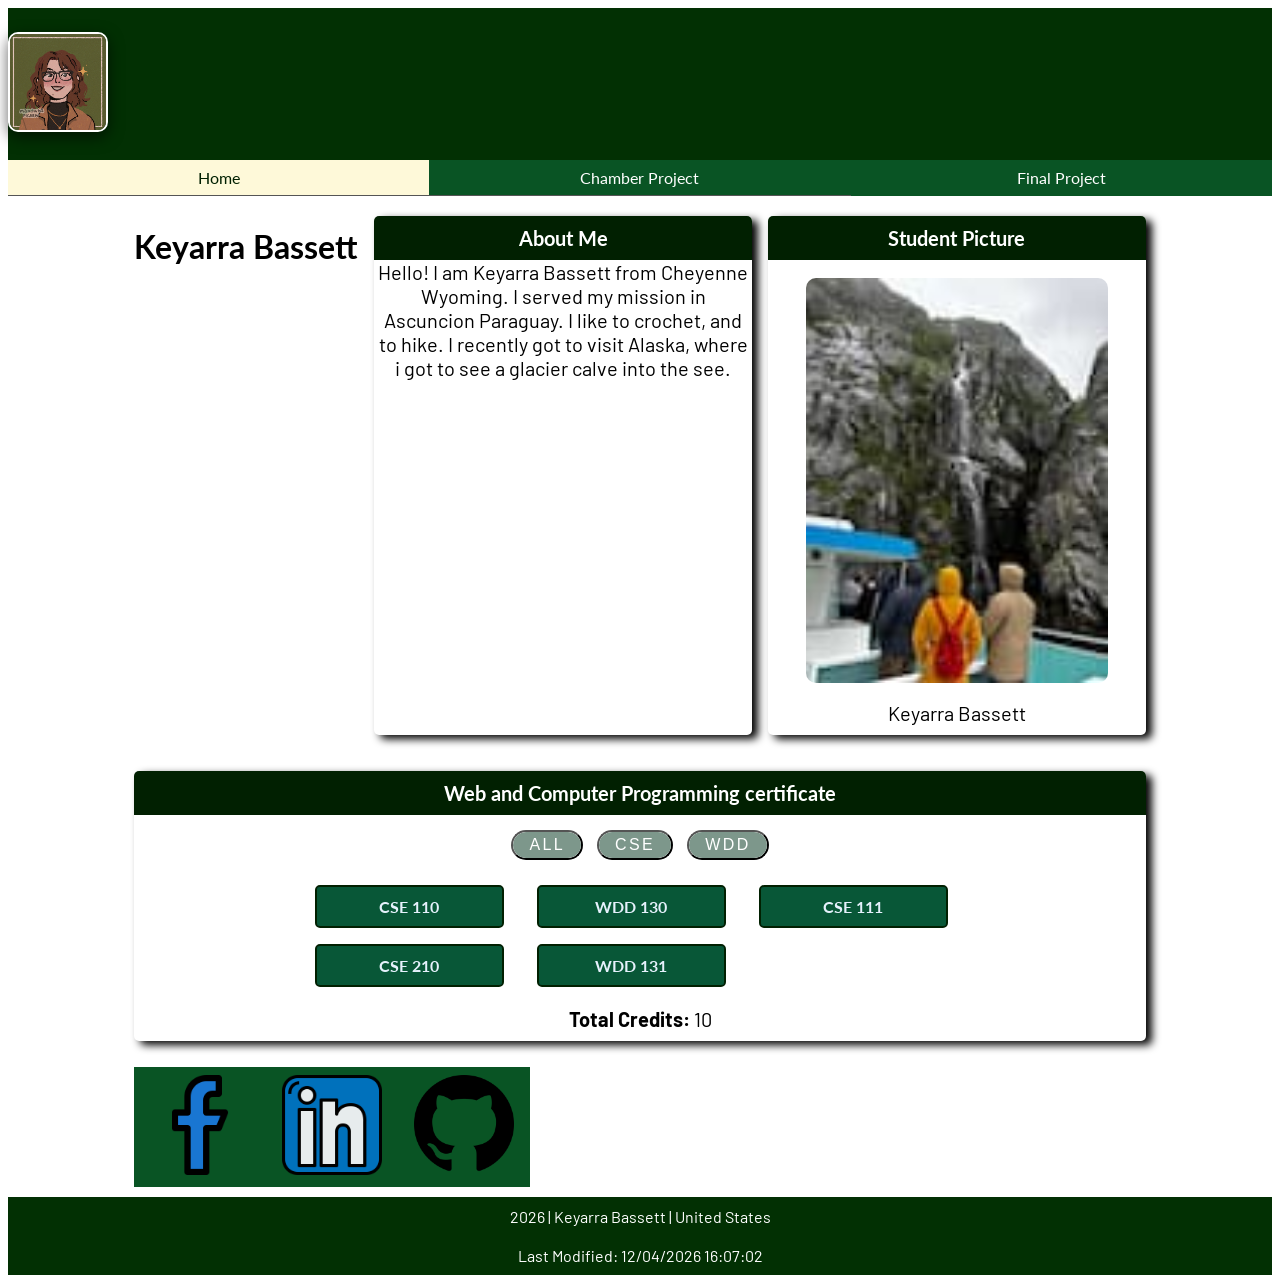
<file: index.html>
<!DOCTYPE html>
<html lang="en">

<head>
    <meta charset="UTF-8">
    <meta name="viewport" content="width=device-width, initial-scale=1.0">
    <meta name="description" content="Home page for my wdd231 course at brigham young university">
    <meta name="author" content="Keyarra Bassett">
    <title>Home | Keyarra Bassett</title>
    <link rel="icon" href="favicon.ico">
    <link rel="preconnect" href="https://fonts.googleapis.com">
    <link rel="preconnect" href="https://fonts.gstatic.com" crossorigin>
    <link href="https://fonts.googleapis.com/css2?family=Barlow&family=Lato&display=swap" rel="stylesheet">
    <link rel="stylesheet" href="styles/small.css">
    <link rel="stylesheet" href="styles/large.css">
    <script src="scripts/main.js" defer></script>
    <script src="scripts/courses.js" defer></script>
    <meta property="og:title" content="Keyarra Bassetts Home page for Wdd 231">
    <meta property="og:description" content="Features an about page for Keyarra Bassett, and the classes she has taken for the certificate">
    <meta property="og:url" content="https://keykey-create.github.io/wdd231/index.html">
    <meta property="og:image" content="https://upload.wikimedia.org/wikipedia/commons/5/53/CheyenneWyoming_%28cropped%29.jpg">


</head>

<body>
    <header>
        <div>
            <img class="avatar" src="images/profilepicture.png" alt="Keyarra Bassett photo">
        </div>

        <button id="menu" title="Menu"></button>
    </header>
    <nav>
        <ul>
            <li><a class="active" href="/index.html">Home</a></li>
            <li><a href="chamber/index.html" target="_blank">Chamber Project</a></li>
            <li><a href="final/index.html" target="_blank">Final Project</a></li>
        </ul>
    </nav>
    <main>
        <div>
            <h1>Keyarra Bassett</h1>
        </div>
        <section class="aboutMe-box">
            <h2>About Me</h2>
            
                <p>Hello! I am Keyarra Bassett from Cheyenne Wyoming. I served my mission in Ascuncion Paraguay. I like to crochet, and to hike. I recently got to visit Alaska, where i got to see a glacier calve into the see.</p>
            
        </section>
        <section class="picture-box">
            <h2>Student Picture</h2>
            <picture>
                <img src="images/keyarrapicture.jpg" alt="picture of Keyarra looking at a waterfall" width="300">
            </picture>
            <p>Keyarra Bassett</p>
        </section>
        <section class="certificate-box">
            <h2>Web and Computer Programming certificate</h2>
            <div class="boxButton">
                <button class="courseButton" value="all" title="Filter button">All</button>
                <button class="courseButton" value="cse" title="Filter button">CSE</button>
                <button class="courseButton" value="wdd" title="Filter button">WDD</button>
            </div>
            <div class="boxcertificate01 boxCourse"></div>
            <dialog id="courses-details"></dialog>
            <p id="totalCreditsCert01">Total Credits for Certificate 1: 0</p>
        </section>

        <nav class="socialmedia">
            <a href="https://facebook.com">
                <img src="images/facebook.png" alt="Facebook Icon">
            </a>
            <a href="https://linkedin.com">
                <img src="images/linkedin.png" alt="linkedin Icon">
            </a>
            <a href="https://github.com/">
                <img src="images/github.png" alt="GitHub Icon">
            </a>
        </nav>

    </main>
<footer>
        <p>
            <span id="currentyear">year </span> | Keyarra Bassett | United States
        </p>
        <p id="lastModified">Lorem ipsum dolor, sit amet consectetur </p>
    </footer>
</body>

</html>
</file>
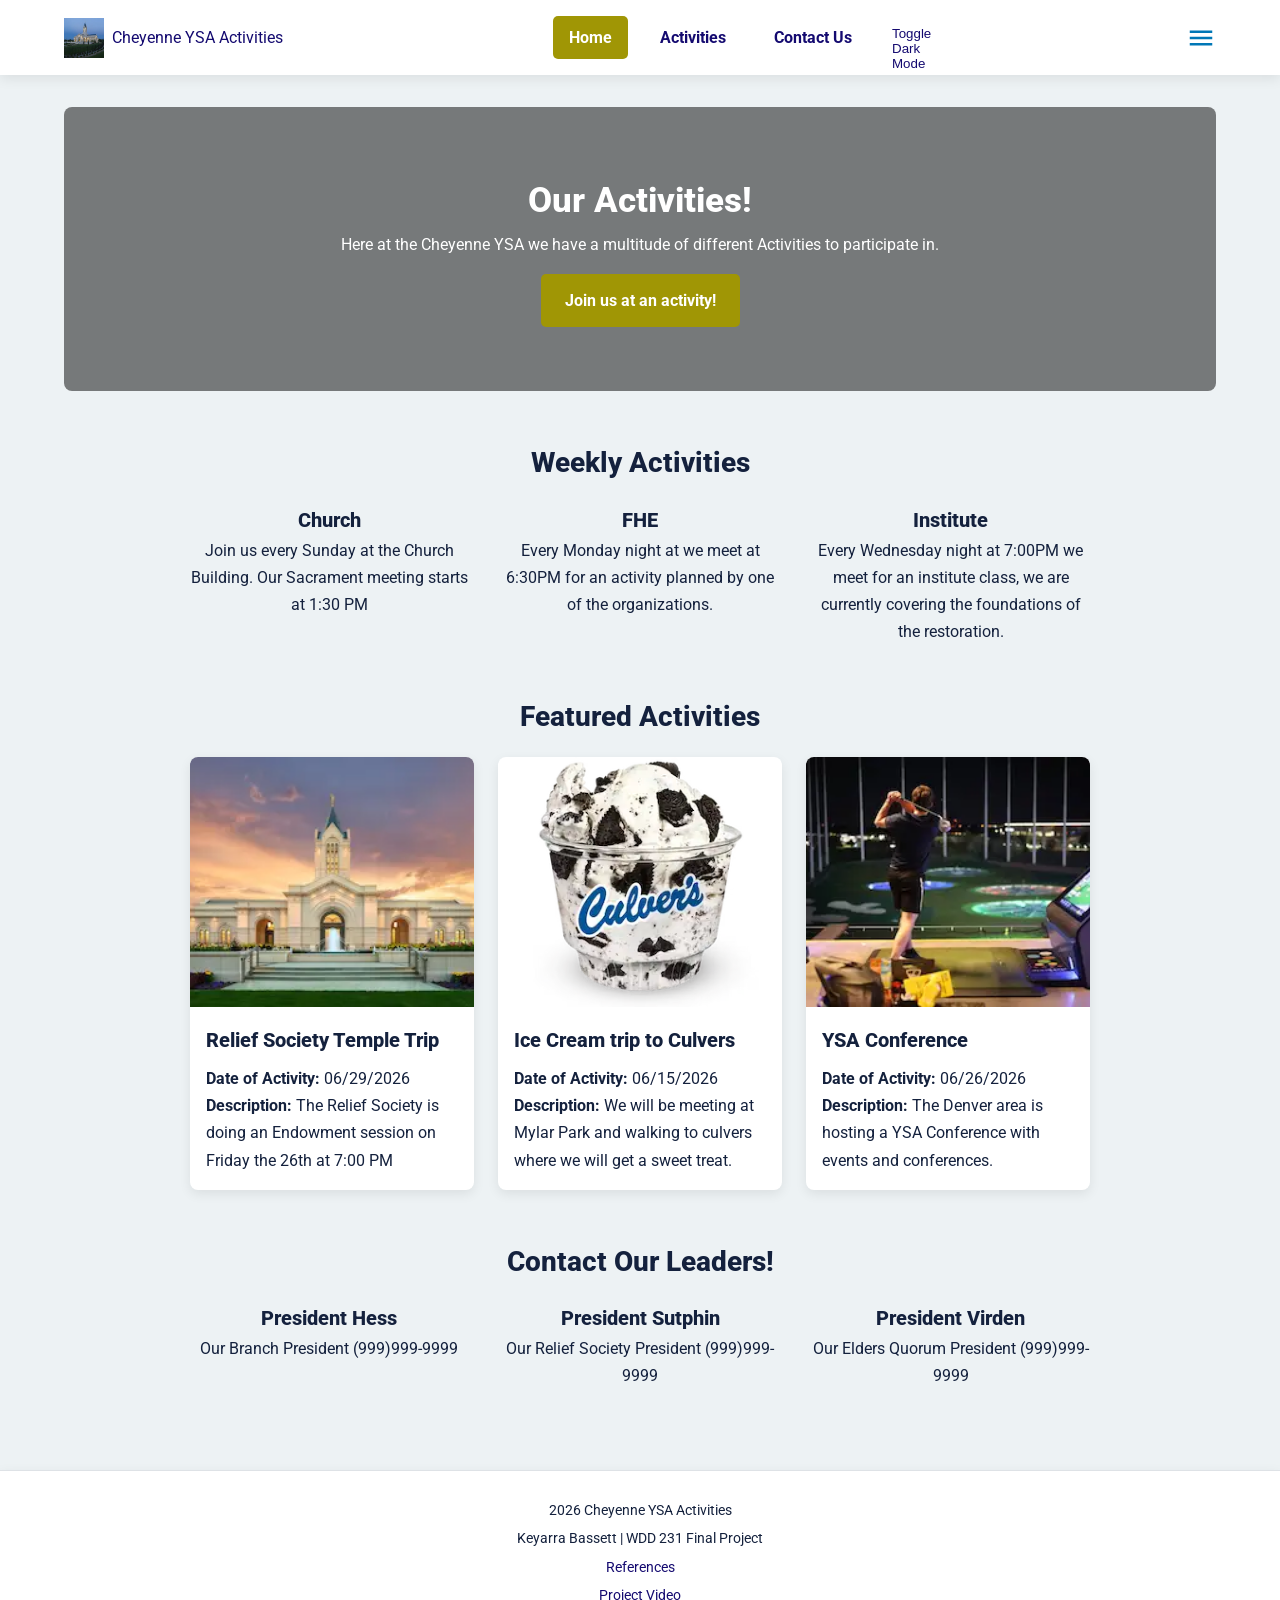
<file: final/index.html>
<!DOCTYPE html>
<html lang="en">
<head>
    <meta charset="UTF-8">
    <meta name="viewport" content="width=device-width, initial-scale=1.0">
    <title>Cheyenne YSA Activities | Home </title>
    <meta name="description" content="Welcome to the Cheyenne YSA Activity page. Peruse the different activities we have had, and come join us for future activities.">
    <meta name="author" content="Keyarra Bassett">
    <meta property="og:title" content="Cheyenne YSA Activities Home Page">
    <meta property="og:type" content="website">
    <meta property="og:description" content="Peruse the different activities the Cheyenne YSA is has had, join us for future activities!">
    <meta property="og:image" content="https://keykey-create.github.io/wdd231/final/images/fort-collins-temple.webp">
    <meta property="og:url" content="https://keykey-create.github.io/wdd231/final/">


    <link rel="icon" href="favicon.ico" sizes="48x48" type="image/ico">

    <link rel="preconnect" href="https://fonts.googleapis.com">
    <link rel="preconnect" href="https://fonts.gstatic.com" crossorigin>
    <link href="https://fonts.googleapis.com/css2?family=Roboto:wght@400;700&display=swap" rel="stylesheet"> 

    <link rel="stylesheet" href="styles/base.css">
    <link rel="stylesheet" href="styles/layout.css">
    <link rel="stylesheet" href="styles/components.css">
    <script src="scripts/main.js" type="module" ></script>
</head>
<body>
    <header>
        <a href="index.html" class="logo">
            <img src="images/hero-fortcollins.webp" alt="Fort Collins ">
            <span>Cheyenne YSA Activities</span>
        </a>
        <div class="header-controls">
            <nav>
                <a href="index.html" class="active">Home</a>
                <a href="activities.html">Activities</a>
                <a href="donate.html">Contact Us</a>
            </nav>
            <button id="theme-toggle-button" aria-label="Toggle Dark Mode"></button>
        </div>
        <button id="menu-button" aria-label="Open Navigation Menu"></button>
    </header>

    <main>
        <section class="hero">
            <div class="hero-text">
                <h1>Our Activities!</h1>
                <p>Here at the Cheyenne YSA we have a multitude of different Activities to participate in.</p>
                <a href="contact.html" class="cta-button">Join us at an activity!</a>
            </div>
        </section>
        <section class="weekly-activities">
            <h2>Weekly Activities</h2>
            <div class="steps">
                <div class="step"><h3>Church</h3><p>Join us every Sunday at the Church Building. Our Sacrament meeting starts at 1:30 PM</p></div>
                <div class="step"><h3>FHE</h3><p>Every Monday night at we meet at 6:30PM for an activity planned by one of the organizations.</p></div>
                <div class="step"><h3>Institute</h3><p>Every Wednesday night at 7:00PM we meet for an institute class, we are currently covering the foundations of the restoration.</p></div>
            </div>
        </section>
        <section class="featured-activities">
            <h2>Featured Activities</h2>
            <div id="featured-activities-grid" class="activity-grid"></div>
        </section>
        <section class="leadership">
            <h2>Contact Our Leaders!</h2>
            <div class="contact-them">
                <!-- i didnt get permission to actually use the numbers of our president so there is a placeholder number -->
                <div class="contact"><h3>President Hess</h3><p>Our Branch President (999)999-9999</p></div>
                <div class="contact"><h3>President Sutphin</h3><p>Our Relief Society President (999)999-9999</p></div>
                <div class="contact"><h3>President Virden</h3><p>Our Elders Quorum President (999)999-9999</p></div>
            </div>
    </main>

    <footer>
        <p><span id="current-year"></span> Cheyenne YSA Activities</p>
        <p>Keyarra Bassett | WDD 231 Final Project</p>
        <p><a href="references.html">References</a></p>
        <p><a href="https://youtu.be/KwhPEEm6AL0" target="_blank">Project Video</a></p>
    </footer>
</body>
</html>
</file>
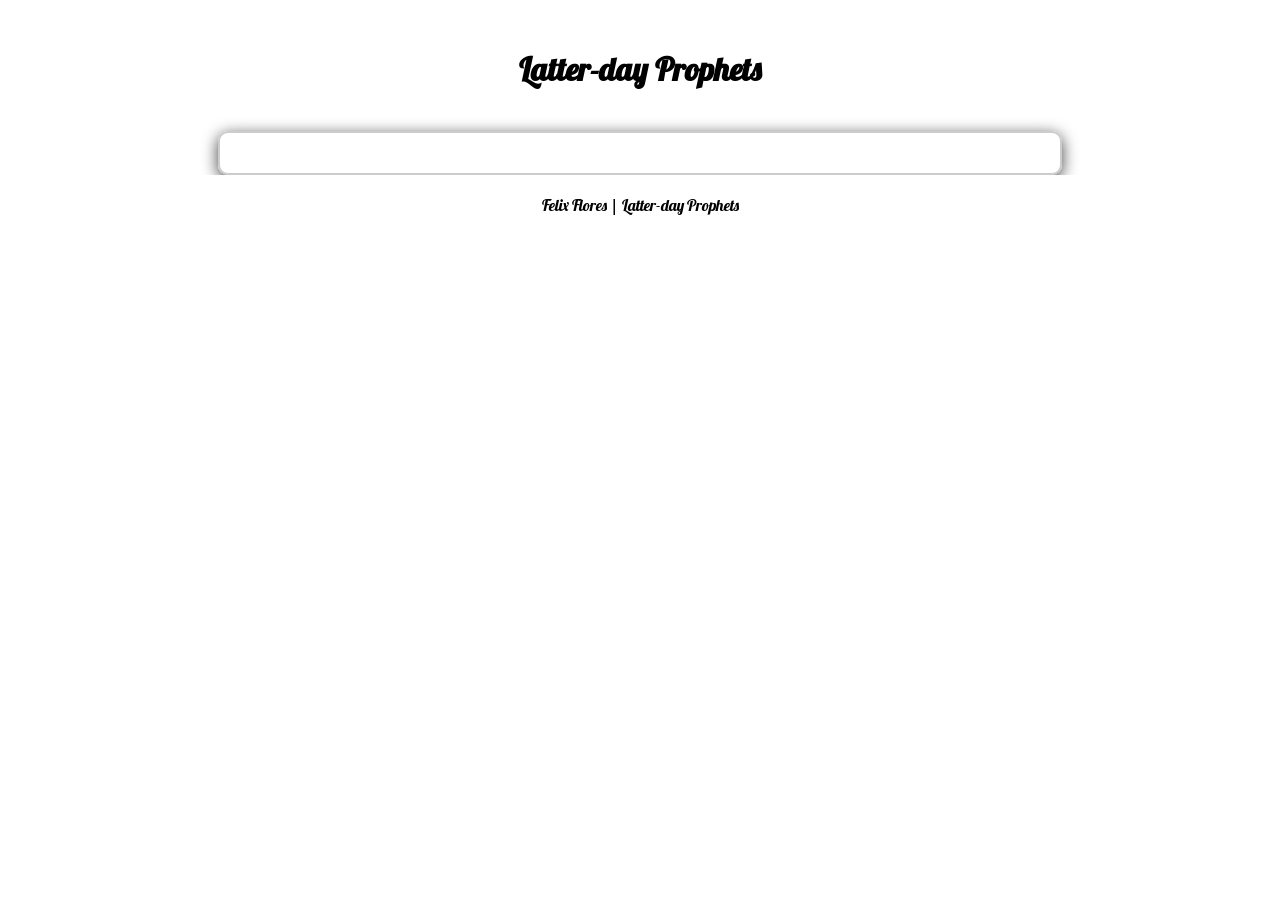
<file: prophets.html>
<!DOCTYPE html>
<html lang="en">
	<head>
		<meta charset="UTF-8" />
		<meta name="viewport" content="width=device-width, initial-scale=1.0" />
		<meta name="author" content="Felix Flores" />
		<meta
			name="description"
			content="A list of Latter-day Prophets with images and details."
		/>
		<title>Latter-day Prophets</title>
		<link rel="stylesheet" href="styles/prophets.css" />
		<script src="scripts/prophets.js" defer></script>
		<link rel="preconnect" href="https://fonts.googleapis.com" />
		<link rel="preconnect" href="https://fonts.gstatic.com" crossorigin />
		<link
			href="https://fonts.googleapis.com/css2?family=Lobster&family=Roboto:ital,wght@0,100..900;1,100..900&display=swap"
			rel="stylesheet"
		/>
		<link rel="preconnect" href="https://fonts.googleapis.com" />
		<link rel="preconnect" href="https://fonts.gstatic.com" crossorigin />
		<link
			href="https://fonts.googleapis.com/css2?family=Lobster&family=Noto+Sans:ital,wght@0,100..900;1,100..900&family=Roboto:ital,wght@0,100..900;1,100..900&display=swap"
			rel="stylesheet"
		/>
	</head>
	<body>
		<header>
			<h1>Latter-day Prophets</h1>
		</header>
		<main>
			<div id="cards"></div>
		</main>
		<footer>Felix Flores | Latter-day Prophets</footer>
	</body>
</html>
</file>
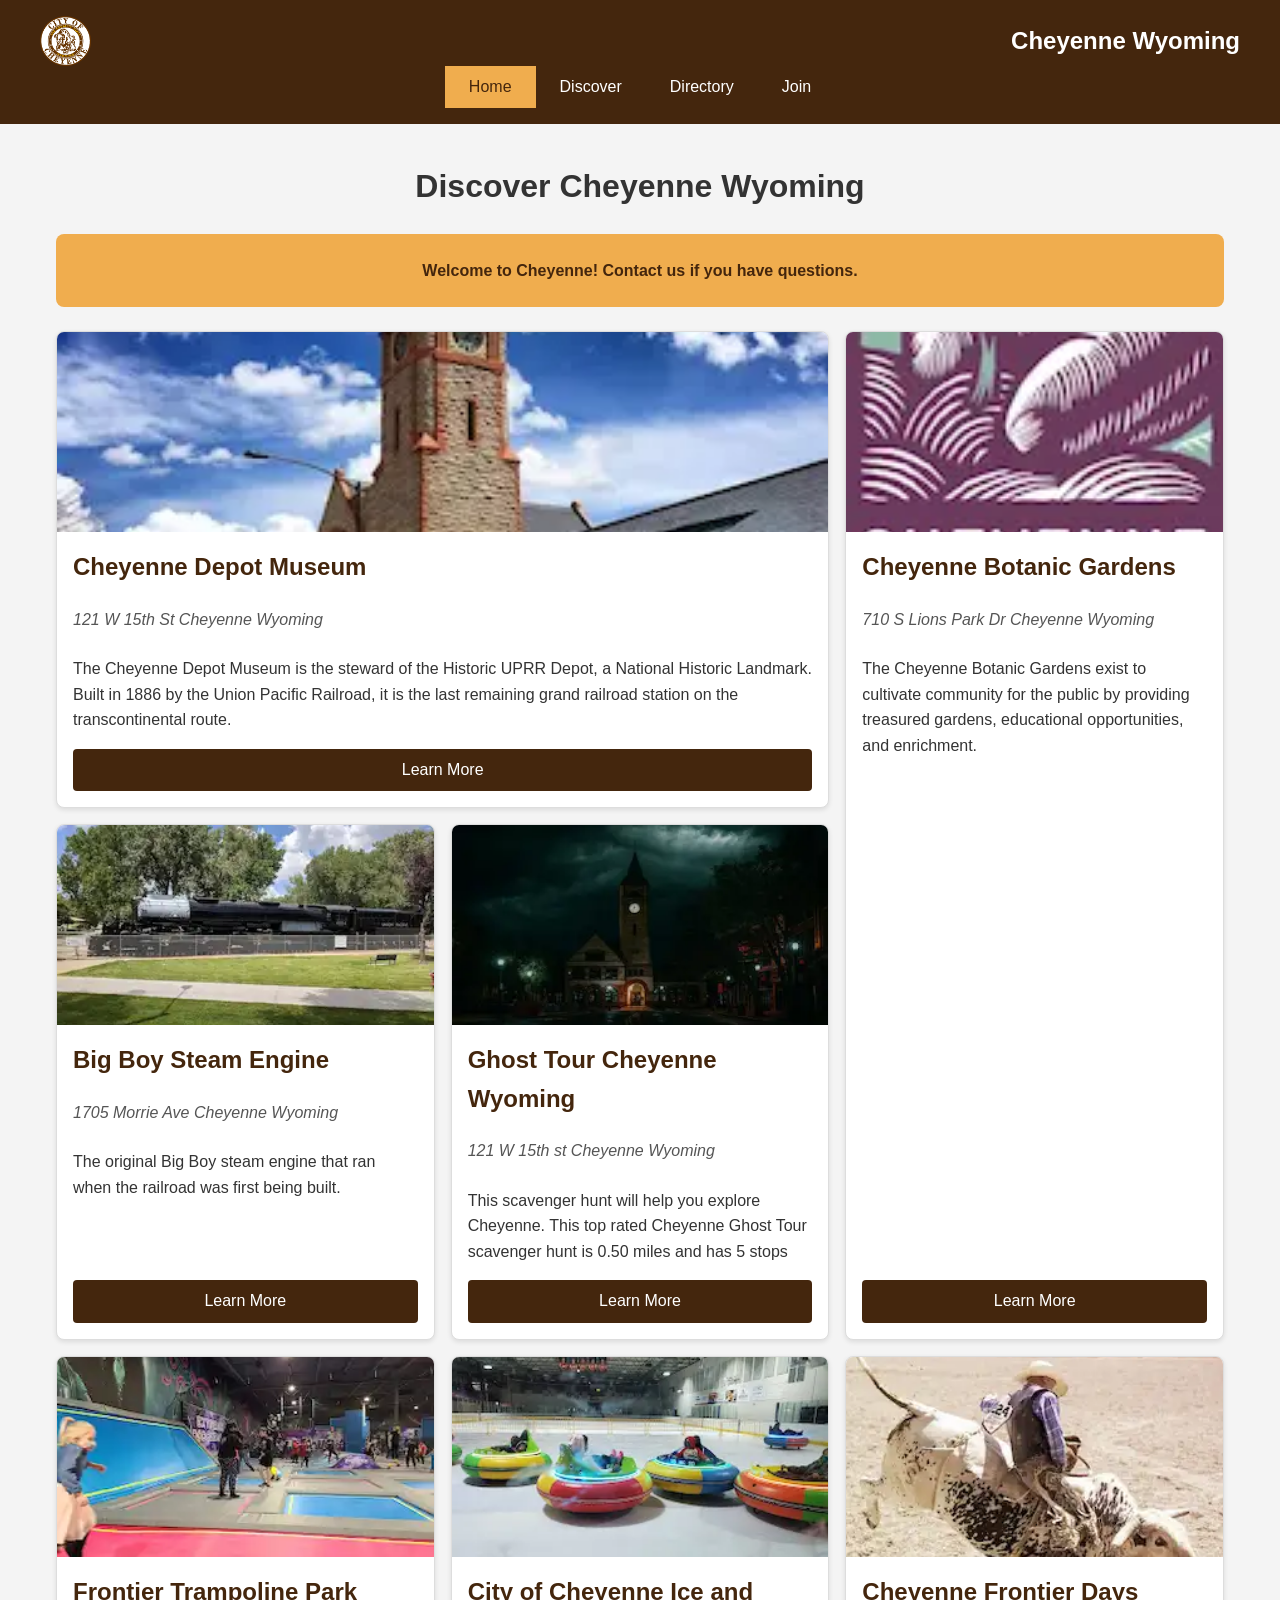
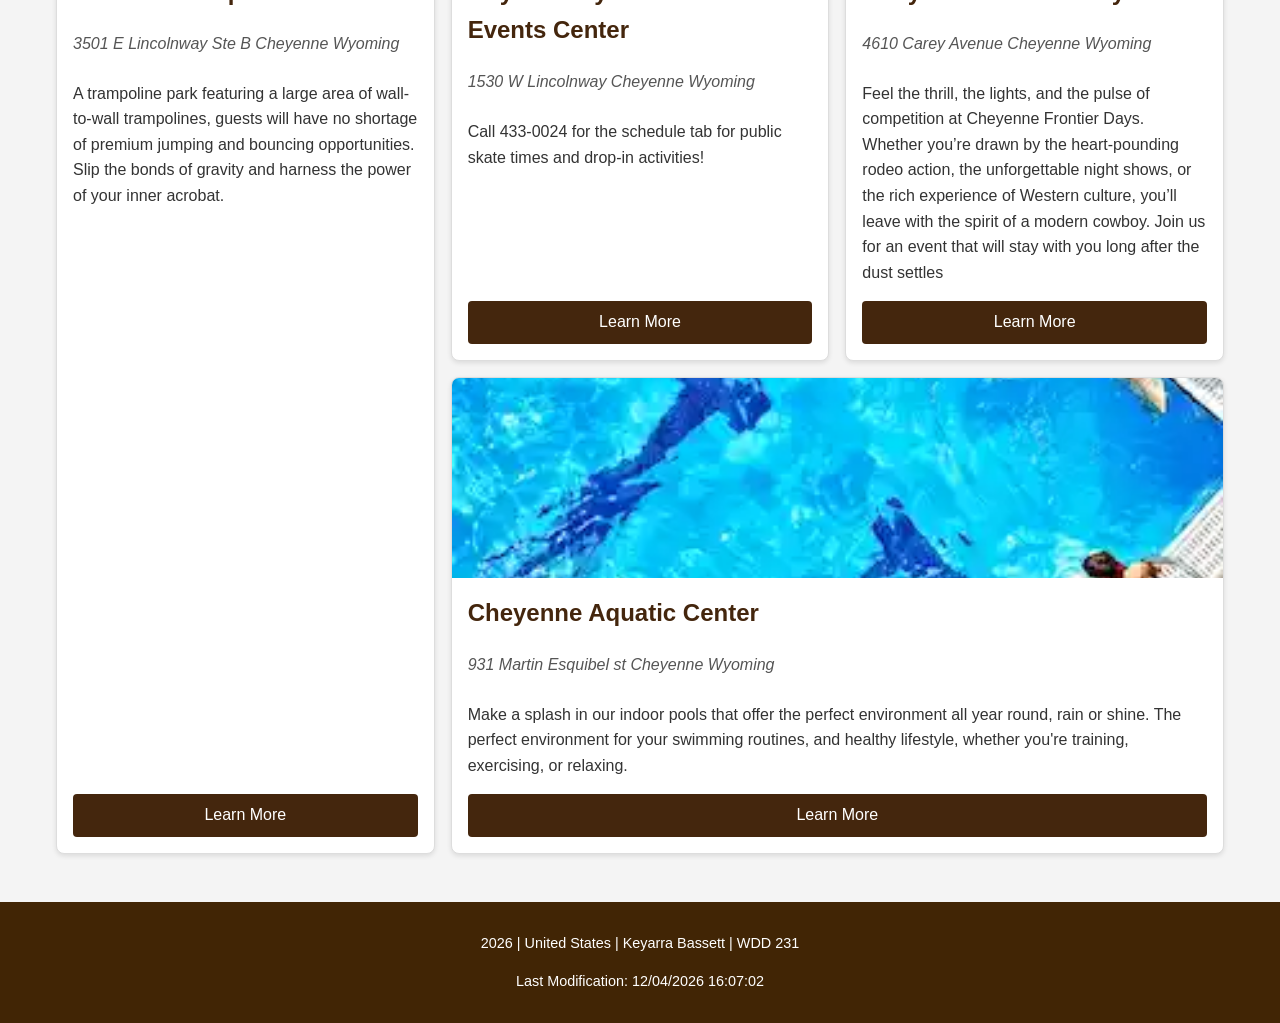
<file: chamber/discover.html>
<!DOCTYPE html>
<html lang="en-US">
<head>
    <meta charset="UTF-8">
    <meta name="viewport" content="width=device-width, initial-scale=1.0">
    <title>Keyarra Bassett Chamber of Commerce | Discover</title>
    <meta name="description" content="The chamber of commerce discovery page for Cheyenne built for a school project">
    <meta name="author" content="Keyarra Bassett">

    <link rel="icon" href="images/favicon.ico">

    <meta property="og:title" content="Keyarra Bassett Chamber of Commerce discovery page">
    <meta property="og:type" content="website">
    <meta property="og:image" content="https://keykey-create.github.io/wdd231/chamber/images/misterlogo.webp">
    <meta property="og:url" content="https://keykey-create.github.io/wdd231/chamber/discovery.html">
    <meta property="og:description" content="The home page for the chamber of commerce website built for my class">

    <link rel="preconnect" href="https://fonts.googleapis.com">
    <link rel="preconnect" href="https://fonts.gstatic.com" crossorigin>
    <link href="https://fonts.googleapis.com/css2?family=Roboto:wght@400;700&display=swap" rel="stylesheet">

    <link rel="stylesheet" href="styles/normalize.css">
    <link rel="stylesheet" href="styles/style.css">

    <script src="scripts/discover.js" defer></script>


</head>
<body>
    <header>
        <div class="header-content">
            <img src="images/sealofcheyennewyoming.png" alt="City of Cheyenne Logo" class="logo">
            <div class="site-name">Cheyenne Wyoming</div>
            <button id="menu-button" aria-label="Toggle navigation menu">☰</button>
        </div>
        <nav>
            <ul id="nav-menu">
                <li><a href="index.html" class="active">Home</a></li>
                <li><a href="discover.html">Discover</a></li>
                <li><a href="directory.html">Directory</a></li>
                <li><a href="join.html">Join</a></li>
            </ul>
        </nav>
    </header>

    <main class="discover-main">
        <h1>Discover Cheyenne Wyoming</h1>
        <div class="visit-message">
            <p id="visitor-message"></p>
        </div>

        <div class="discover-grid" id="attractions-grid">
            </div>
    </main>

    <footer>
        <div class="footer-content">
            <p><span id="current-year"></span> | United States | Keyarra Bassett | WDD 231</p>
            <p id="last-modified"></p>
        </div>
    </footer>
</body>
</html>
</file>
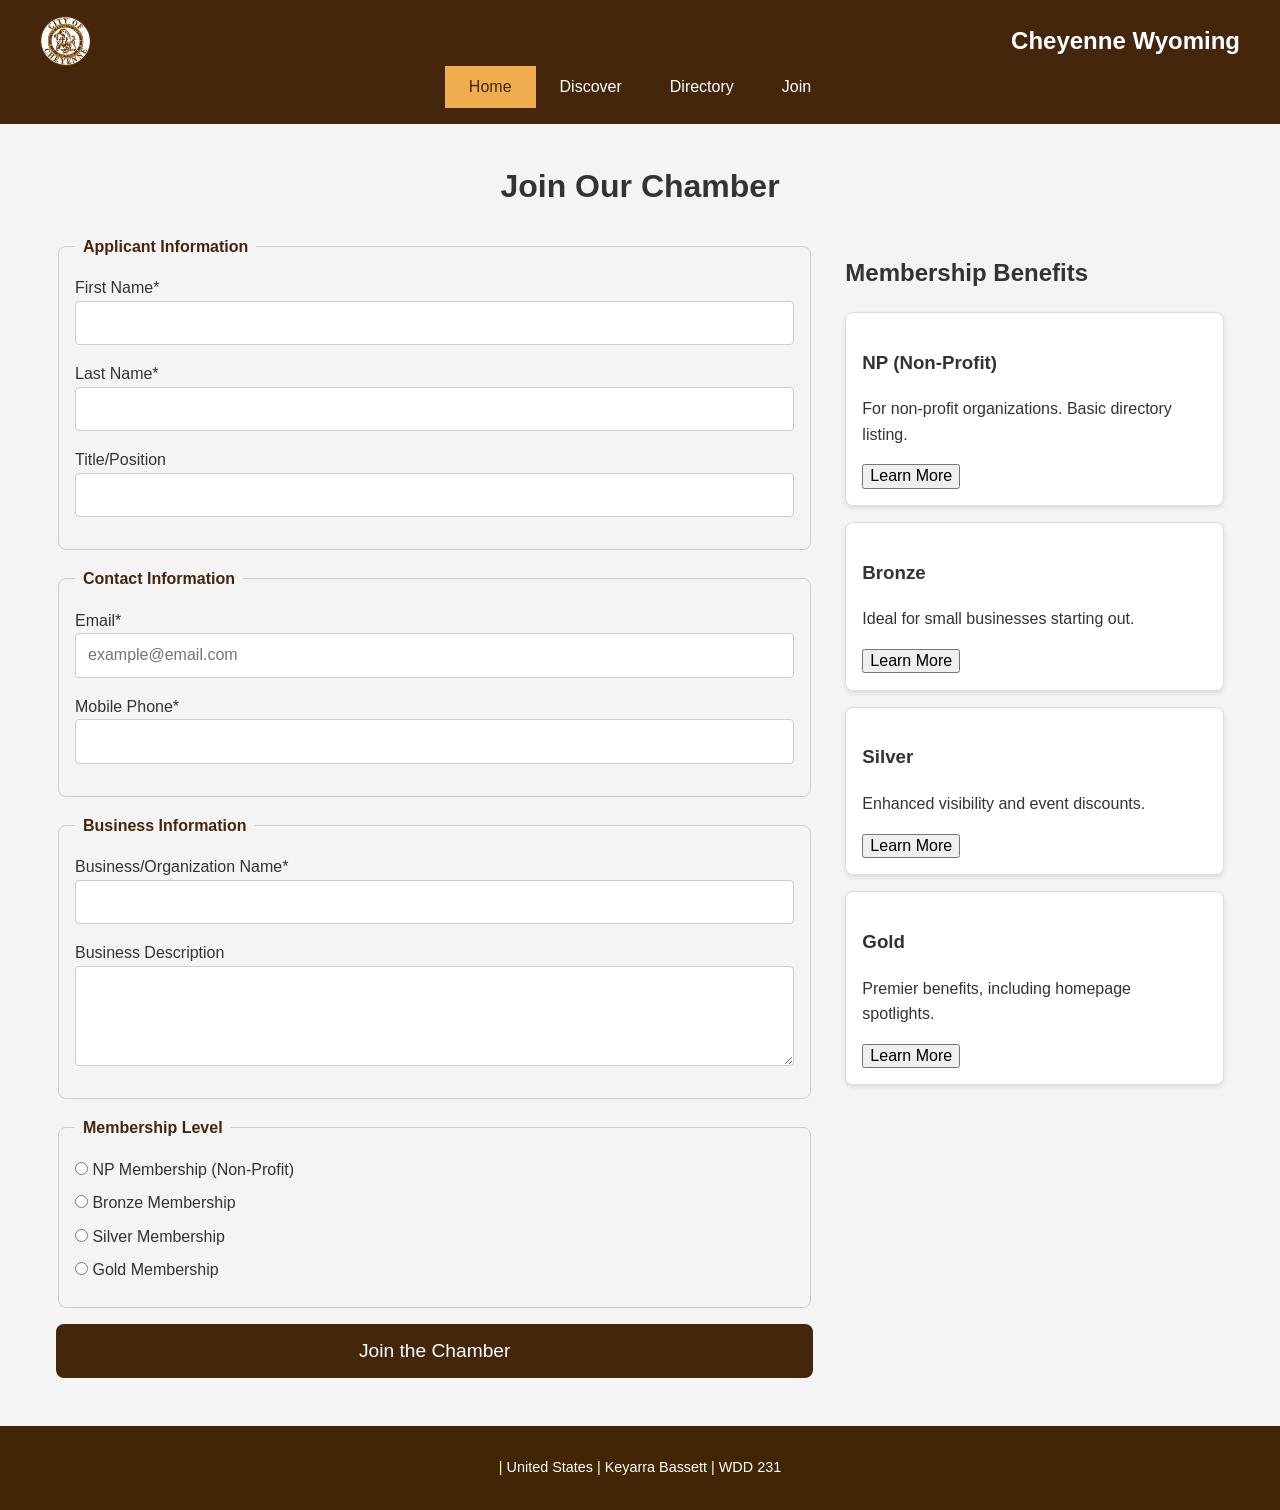
<file: chamber/join.html>
<!DOCTYPE html>
<html lang="en-US">
<head>
    <meta charset="UTF-8">
    <meta name="viewport" content="width=device-width, initial-scale=1.0">
    <title>Keyarra Bassett Chamber of Commerce | Join Page</title>
    <meta name="description" content="The chamber of commerce home page for Cheyenne built for a school project">
    <meta name="author" content="Keyarra Bassett">

    <link rel="icon" href="images/favicon.ico">

    <meta property="og:title" content="Keyarra Bassett Chamber of Commerce Join page">
    <meta property="og:type" content="website">
    <meta property="og:image" content="https://keykey-create.github.io/wdd231/chamber/images/misterlogo.webp">
    <meta property="og:url" content="https://keykey-create.github.io/wdd231/chamber/join.html">
    <meta property="og:description" content="The join page for the chamber of commerce website built for my class">

    <link rel="preconnect" href="https://fonts.googleapis.com">
    <link rel="preconnect" href="https://fonts.gstatic.com" crossorigin>
    <link href="https://fonts.googleapis.com/css2?family=Roboto:wght@400;700&display=swap" rel="stylesheet">

    <link rel="stylesheet" href="styles/normalize.css">
    <link rel="stylesheet" href="styles/style.css">

    <script src="scripts/join.js" defer></script>


</head>
<body>
    <header>
        <div class="header-content">
            <img src="images/sealofcheyennewyoming.png" alt="City of Cheyenne Logo" class="logo">
            <div class="site-name">Cheyenne Wyoming</div>
            <button id="menu-button" aria-label="Toggle navigation menu">☰</button>
        </div>
        <nav>
            <ul id="nav-menu">
                <li><a href="index.html" class="active">Home</a></li>
                <li><a href="discover.html">Discover</a></li>
                <li><a href="directory.html">Directory</a></li>
                <li><a href="join.html">Join</a></li>
            </ul>
        </nav>
    </header>

    <main class="join-main">
        <h1>Join Our Chamber</h1>
        <div class="join-grid">
            <form action="thankyou.html" method="get" class="join-form">
                <fieldset>
                    <legend>Applicant Information</legend>
                    <label>First Name* <input type="text" name="fname" id="fname" required autocomplete="given-name" title="Your First Name"></label>
                    <label>Last Name* <input type="text" name="lname" id="lname" required autocomplete="family-name" title="Your Last Name"></label>
                    <label>Title/Position <input type="text" name="title" id="title" pattern="[a-zA-Z\s\-]{7,}" autocomplete="organization-title" title="Your Title (min 7 alpha characters, spaces, or hyphens)"></label>
                </fieldset>
                <fieldset>
                    <legend>Contact Information</legend>
                    <label>Email* <input type="email" name="email" id="email" required autocomplete="email" placeholder="example@email.com" title="Your Email Address"></label>
                    <label>Mobile Phone* <input type="tel" name="phone" id="phone" required autocomplete="tel" title="Your Mobile Phone Number"></label>
                </fieldset>
                <fieldset>
                    <legend>Business Information</legend>
                    <label>Business/Organization Name* <input type="text" name="organization" id="organization" required autocomplete="organization" title="Your Business or Organization's Name"></label>
                    <label>Business Description <textarea name="description" id="description" title="Brief Description of Your Business"></textarea></label>
                </fieldset>
                <fieldset>
                    <legend>Membership Level</legend>
                    <div class="membership-options">
                        <label><input type="radio" name="membership" value="np" required> NP Membership (Non-Profit)</label>
                        <label><input type="radio" name="membership" value="bronze"> Bronze Membership</label>
                        <label><input type="radio" name="membership" value="silver"> Silver Membership</label>
                        <label><input type="radio" name="membership" value="gold"> Gold Membership</label>
                    </div>
                </fieldset>
                
                <input type="hidden" name="timestamp" id="timestamp">
                <input type="submit" value="Join the Chamber" class="submit-btn">
            </form>

            <section class="membership-levels">
                <h2>Membership Benefits</h2>
                <div class="membership-card" id="np-card">
                    <h3>NP (Non-Profit)</h3>
                    <p>For non-profit organizations. Basic directory listing.</p>
                    <button type="button" class="modal-trigger" data-modal-target="np-modal">Learn More</button>
                </div>
                <div class="membership-card" id="bronze-card">
                    <h3>Bronze</h3>
                    <p>Ideal for small businesses starting out.</p>
                    <button type="button" class="modal-trigger" data-modal-target="bronze-modal">Learn More</button>
                </div>
                <div class="membership-card" id="silver-card">
                    <h3>Silver</h3>
                    <p>Enhanced visibility and event discounts.</p>
                    <button type="button" class="modal-trigger" data-modal-target="silver-modal">Learn More</button>
                </div>
                <div class="membership-card" id="gold-card">
                    <h3>Gold</h3>
                    <p>Premier benefits, including homepage spotlights.</p>
                    <button type="button" class="modal-trigger" data-modal-target="gold-modal">Learn More</button>
                </div>
            </section>
        </div>
    </main>

    <footer>
        <div class="footer-content">
            <p><span id="current-year"></span> | United States | Keyarra Bassett | WDD 231</p>
            <p id="last-modified"></p>
        </div>
    </footer>

    <dialog id="np-modal">
        <button class="modal-close">X</button>
        <h2>NP Membership Benefits</h2>
        <ul>
            <li>Basic listing in the Chamber Directory</li>
            <li>Access to community newsletters</li>
            <li>Invitation to select networking events</li>
        </ul>
    </dialog>
    <dialog id="bronze-modal">
        <button class="modal-close">X</button>
        <h2>Bronze Membership Benefits</h2>
        <ul>
            <li>All NP benefits, plus:</li>
            <li>Enhanced Directory Listing</li>
            <li>10% discount on event tickets</li>
        </ul>
    </dialog>
    <dialog id="silver-modal">
        <button class="modal-close">X</button>
        <h2>Silver Membership Benefits</h2>
        <ul>
            <li>All Bronze benefits, plus:</li>
            <li>Company logo in directory</li>
            <li>25% discount on event tickets</li>
            <li>Eligible for Member Spotlights</li>
        </ul>
    </dialog>
    <dialog id="gold-modal">
        <button class="modal-close">X</button>
        <h2>Gold Membership Benefits</h2>
        <ul>
            <li>All Silver benefits, plus:</li>
            <li>Guaranteed Homepage Member Spotlight</li>
            <li>Two complimentary tickets to all events</li>
        </ul>
    </dialog>
</body>
</html>
</file>
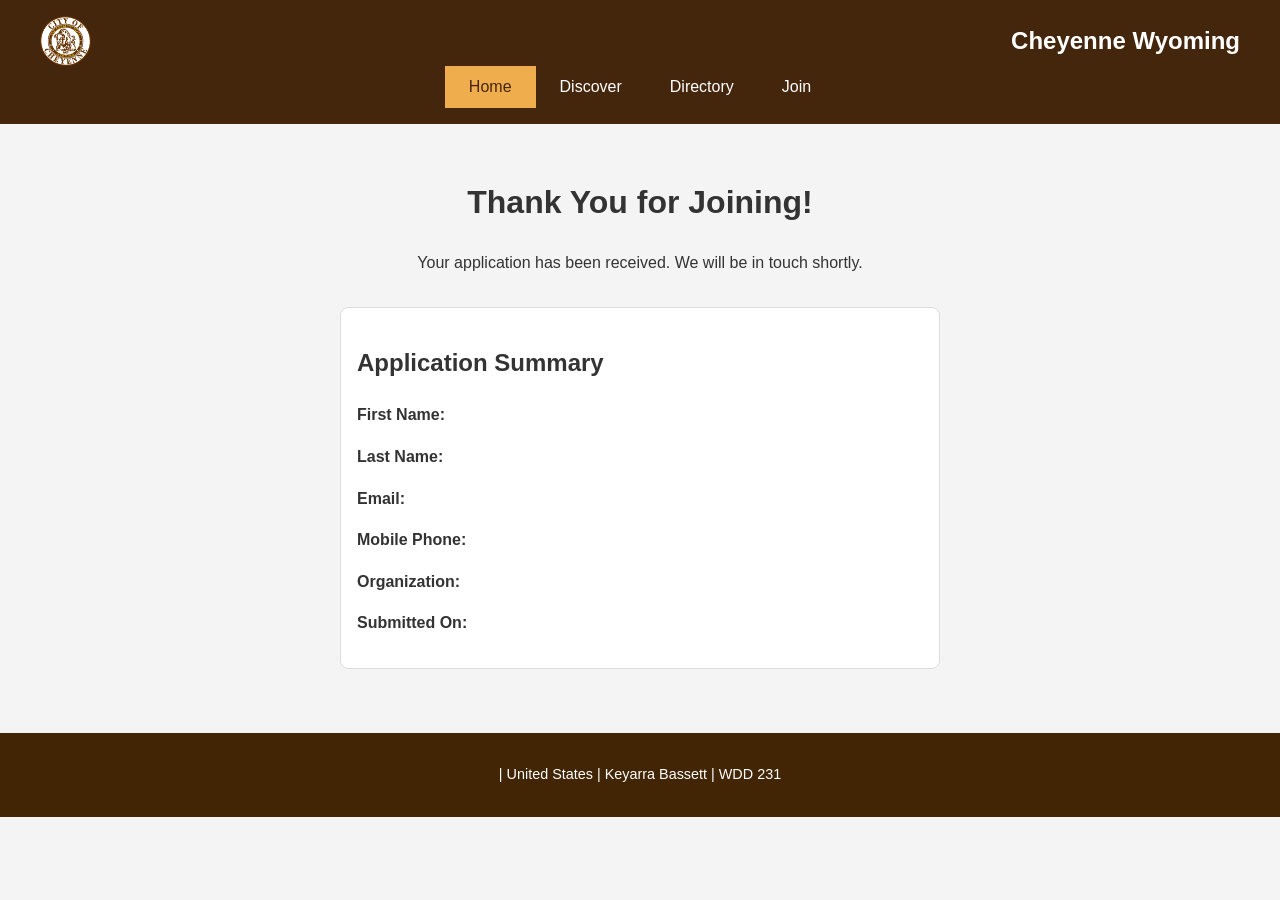
<file: chamber/thankyou.html>
<!DOCTYPE html>
<html lang="en-US">
<head>
    <meta charset="UTF-8">
    <meta name="viewport" content="width=device-width, initial-scale=1.0">
    <title>Keyarra Bassett Chamber of Commerce | Thankyou Page</title>
    <meta name="description" content="The chamber of commerce home page for Cheyenne built for a school project">
    <meta name="author" content="Keyarra Bassett">

    <link rel="icon" href="images/favicon.ico">

    <meta property="og:title" content="Keyarra Bassett Chamber of Commerce Thankyou page">
    <meta property="og:type" content="website">
    <meta property="og:image" content="https://keykey-create.github.io/wdd231/chamber/images/misterlogo.webp">
    <meta property="og:url" content="https://keykey-create.github.io/wdd231/chamber/thankyou.html">
    <meta property="og:description" content="The join page for the chamber of commerce website built for my class">

    <link rel="preconnect" href="https://fonts.googleapis.com">
    <link rel="preconnect" href="https://fonts.gstatic.com" crossorigin>
    <link href="https://fonts.googleapis.com/css2?family=Roboto:wght@400;700&display=swap" rel="stylesheet">

    <link rel="stylesheet" href="styles/normalize.css">
    <link rel="stylesheet" href="styles/style.css">

    <script src="scripts/join.js" defer></script>


</head>
<body>
    <header>
        <div class="header-content">
            <img src="images/sealofcheyennewyoming.png" alt="City of Cheyenne Logo" class="logo">
            <div class="site-name">Cheyenne Wyoming</div>
            <button id="menu-button" aria-label="Toggle navigation menu">☰</button>
        </div>
        <nav>
            <ul id="nav-menu">
                <li><a href="index.html" class="active">Home</a></li>
                <li><a href="discover.html">Discover</a></li>
                <li><a href="directory.html">Directory</a></li>
                <li><a href="join.html">Join</a></li>
            </ul>
        </nav>
    </header>

    <main class="thankyou-main">
        <h1>Thank You for Joining!</h1>
        <p>Your application has been received. We will be in touch shortly.</p>
        <div class="summary">
            <h2>Application Summary</h2>
            <p><strong>First Name:</strong> <span id="summary-fname"></span></p>
            <p><strong>Last Name:</strong> <span id="summary-lname"></span></p>
            <p><strong>Email:</strong> <span id="summary-email"></span></p>
            <p><strong>Mobile Phone:</strong> <span id="summary-phone"></span></p>
            <p><strong>Organization:</strong> <span id="summary-org"></span></p>
            <p><strong>Submitted On:</strong> <span id="summary-timestamp"></span></p>
        </div>
    </main>

    <footer>
        <div class="footer-content">
            <p><span id="current-year"></span> | United States | Keyarra Bassett | WDD 231</p>
            <p id="last-modified"></p>
        </div>
    </footer>
</body>
</html>
</file>
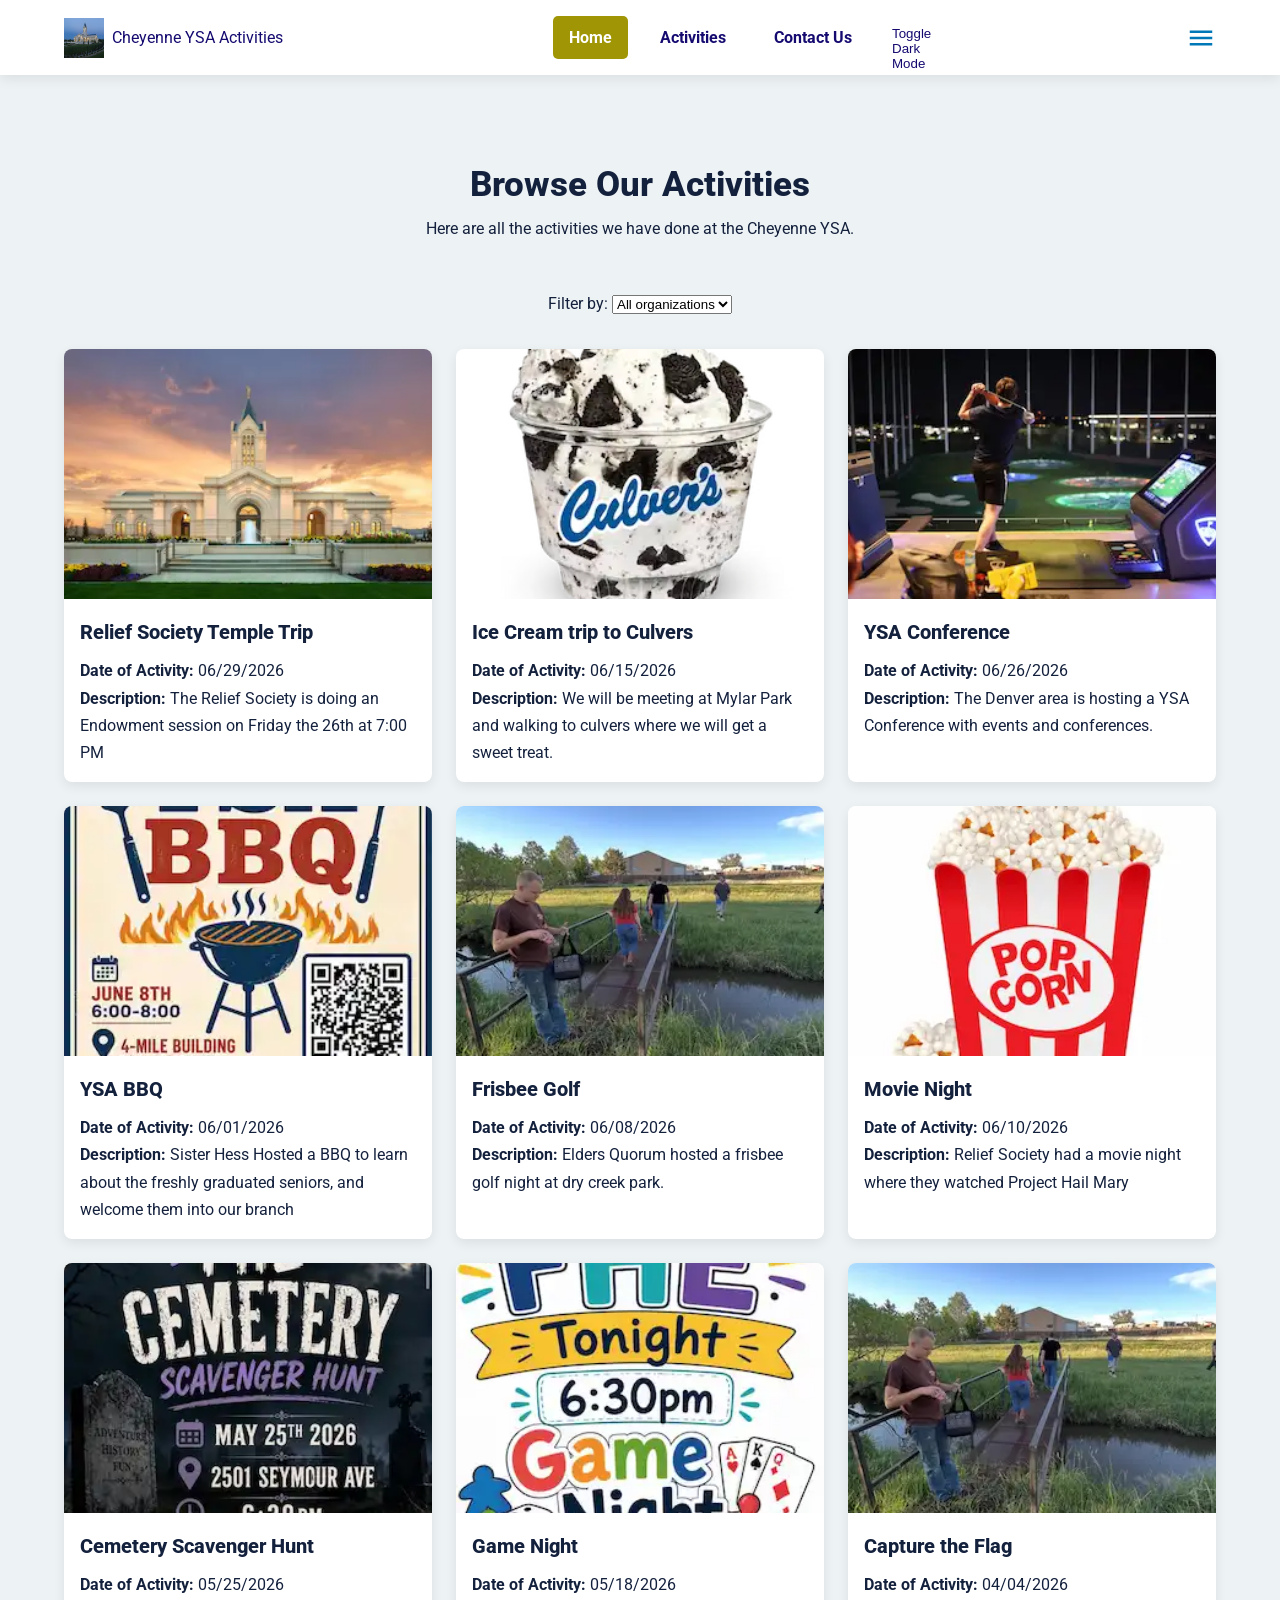
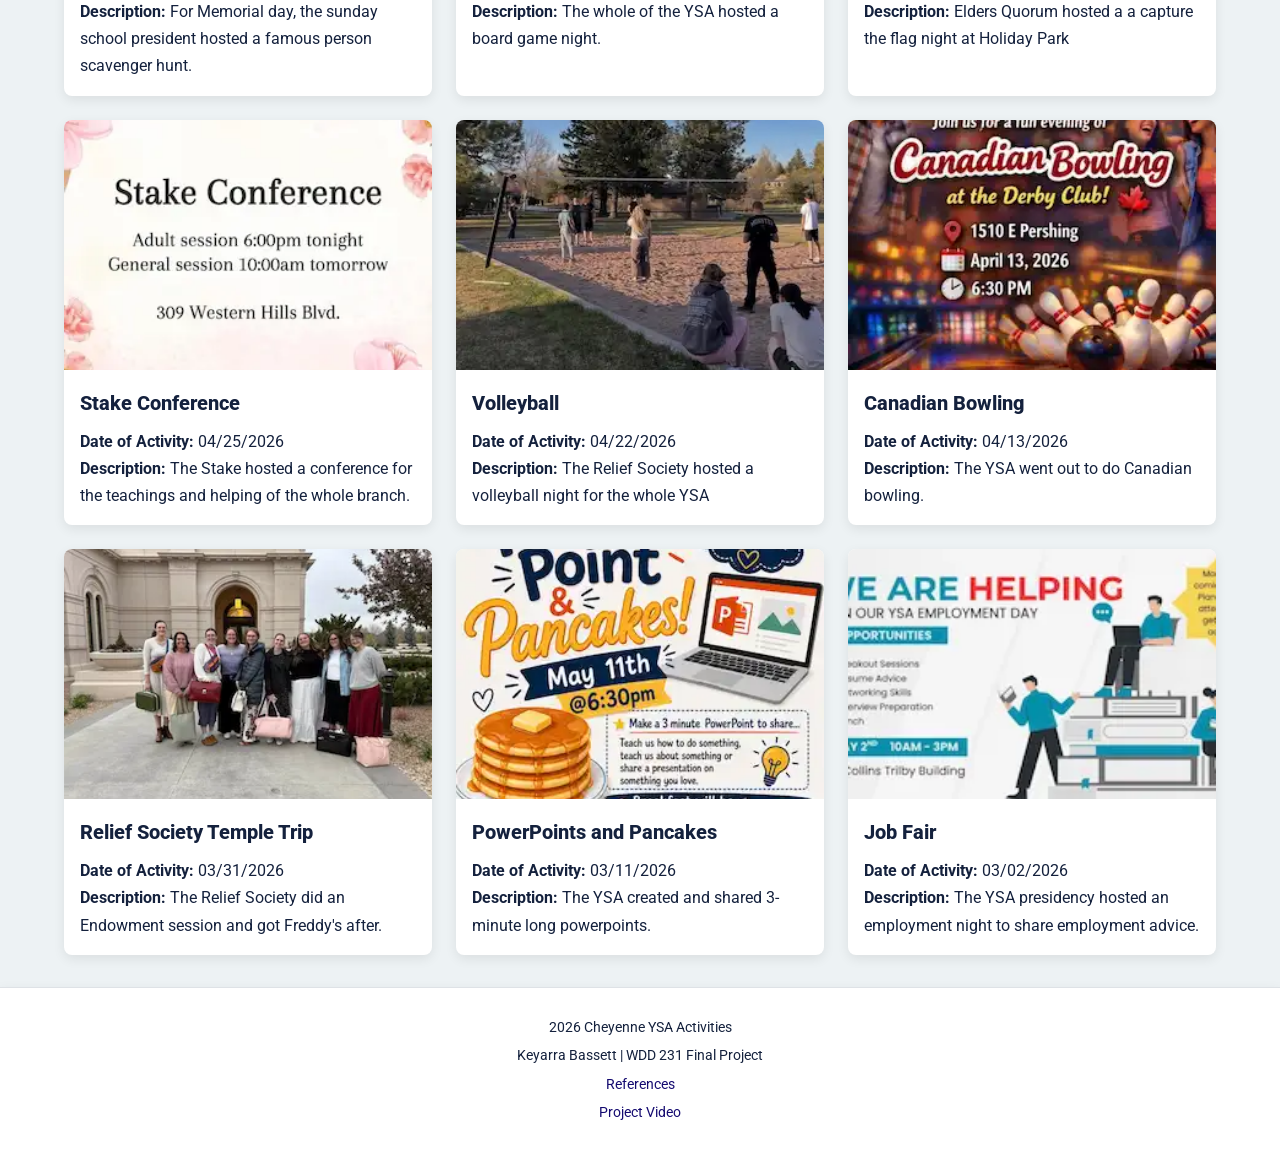
<file: final/activities.html>
<!DOCTYPE html>
<html lang="en">
<head>
    <meta charset="UTF-8">
    <meta name="viewport" content="width=device-width, initial-scale=1.0">
    <title>Cheyenne YSA Activities | Activities </title>
    <meta name="description" content="Welcome to the Cheyenne YSA Activity page. Peruse the different activities we have had, and come join us for future activities.">
    <meta name="author" content="Keyarra Bassett">
    <meta property="og:title" content="Cheyenne YSA Activities Activities Page">
    <meta property="og:type" content="website">
    <meta property="og:description" content="Peruse the different activities the Cheyenne YSA is has had, join us for future activities!">
    <meta property="og:image" content="https://keykey-create.github.io/wdd231/final/images/fort-collins-temple.webp">
    <meta property="og:url" content="https://keykey-create.github.io/wdd231/final/activities.html">


    <link rel="icon" href="favicon.ico" sizes="48x48" type="image/ico">

    <link rel="preconnect" href="https://fonts.googleapis.com">
    <link rel="preconnect" href="https://fonts.gstatic.com" crossorigin>
    <link href="https://fonts.googleapis.com/css2?family=Roboto:wght@400;700&display=swap" rel="stylesheet"> 

    <link rel="stylesheet" href="styles/base.css">
    <link rel="stylesheet" href="styles/layout.css">
    <link rel="stylesheet" href="styles/components.css">
    <script src="scripts/main.js" type="module"></script>
</head>
<body>
    <header>
        <a href="index.html" class="logo">
            <img src="images/hero-fortcollins.webp" alt="Fort Collins ">
            <span>Cheyenne YSA Activities</span>
        </a>
        <div class="header-controls">
            <nav>
                <a href="index.html" class="active">Home</a>
                <a href="activities.html">Activities</a>
                <a href="donate.html">Contact Us</a>
            </nav>
            <button id="theme-toggle-button" aria-label="Toggle Dark Mode"></button>
        </div>
        <button id="menu-button" aria-label="Open Navigation Menu"></button>
    </header>
    <main>
        <section class="page-intro">
            <h1>Browse Our Activities</h1>
            <p>Here are all the activities we have done at the Cheyenne YSA.</p>
        </section>
        <div id="activity-gallery">
            <div class="filter-controls">
                <label for="filter">Filter by:</label>
                <select id="filter" name="filter">
                    <option value="all">All organizations</option>
                    <option value="relief society">Relief Society</option>
                    <option value="whole branch">Entire Branch</option>
                    <option value="elders quorum">Elders Quorum</option>
                </select>
            </div>
            <div id="all-activities-grid" class="activity-grid">
                <p class="loading-message">Loading activities...</p>
            </div>
        </div>
    </main>

    <dialog id="activity-modal">
        <div id="modal-content"></div>
        <button id="modal-close-button" aria-label="Close dialog">Close</button>
    </dialog>

    <footer>
        <p><span id="current-year"></span> Cheyenne YSA Activities</p>
        <p>Keyarra Bassett | WDD 231 Final Project</p>
        <p><a href="references.html">References</a></p>
        <p><a href="https://youtu.be/KwhPEEm6AL0" target="_blank">Project Video</a></p>
    </footer>
</body>
</html>
</file>
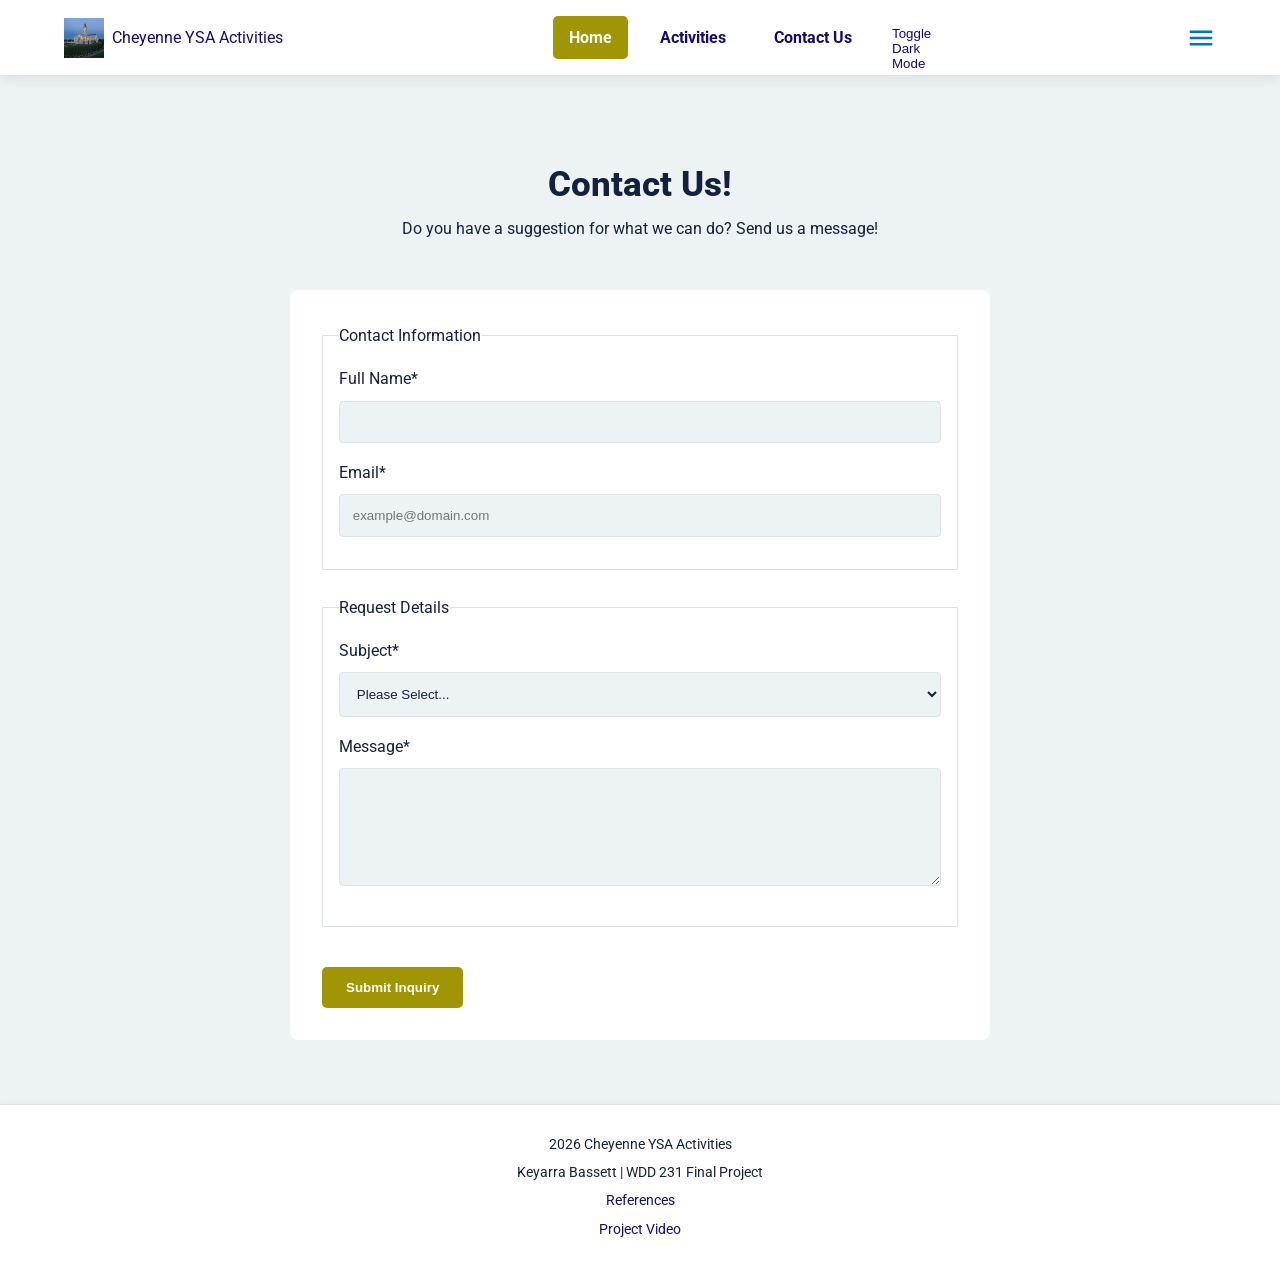
<file: final/contact.html>
<!DOCTYPE html>
<html lang="en">
<head>
    <meta charset="UTF-8">
    <meta name="viewport" content="width=device-width, initial-scale=1.0">
    <title>Cheyenne YSA Activities | Contact Page </title>
    <meta name="description" content="Welcome to the Cheyenne YSA Activity page. Peruse the different activities we have had, and come join us for future activities.">
    <meta name="author" content="Keyarra Bassett">
    <meta property="og:title" content="Cheyenne YSA Activities Contact Page">
    <meta property="og:type" content="website">
    <meta property="og:description" content="Peruse the different activities the Cheyenne YSA is has had, join us for future activities!">
    <meta property="og:image" content="https://keykey-create.github.io/wdd231/final/images/fort-collins-temple.webp">
    <meta property="og:url" content="https://keykey-create.github.io/wdd231/final/contact.html">


    <link rel="icon" href="favicon.ico" sizes="48x48" type="image/ico">

    <link rel="preconnect" href="https://fonts.googleapis.com">
    <link rel="preconnect" href="https://fonts.gstatic.com" crossorigin>
    <link href="https://fonts.googleapis.com/css2?family=Roboto:wght@400;700&display=swap" rel="stylesheet"> 

    <link rel="stylesheet" href="styles/base.css">
    <link rel="stylesheet" href="styles/layout.css">
    <link rel="stylesheet" href="styles/components.css">
    <script src="scripts/main.js" type="module"></script>
</head>
<body>
    <header>
        <a href="index.html" class="logo">
            <img src="images/hero-fortcollins.webp" alt="Fort Collins ">
            <span>Cheyenne YSA Activities</span>
        </a>
        <div class="header-controls">
            <nav>
                <a href="index.html" class="active">Home</a>
                <a href="activities.html">Activities</a>
                <a href="donate.html">Contact Us</a>
            </nav>
            <button id="theme-toggle-button" aria-label="Toggle Dark Mode"></button>
        </div>
        <button id="menu-button" aria-label="Open Navigation Menu"></button>
    </header>
    <main>
        <section class="page-intro">
            <h1>Contact Us!</h1>
            <p>Do you have a suggestion for what we can do? Send us a message!</p>
        </section>
        <section class="form-container">
            <form action="submitted.html" method="get">
                <fieldset>
                    <legend>Contact Information</legend>
                    <label for="fullName">Full Name*</label>
                    <input type="text" id="fullName" name="fullName" required>
                    <label for="email">Email*</label>
                    <input type="email" id="email" name="email" required placeholder="example@domain.com">
                </fieldset>
                <fieldset>
                    <legend>Request Details</legend>
                    <label for="subject">Subject*</label>
                    <select id="subject" name="subject" required>
                        <option value="" disabled selected>Please Select...</option>
                        <option value="whole-branch">Whole Branch</option>
                        <option value="relief-society">Relief Society</option>
                        <option value="elder-quorum">Elders Quorum</option>
                    </select>
                    <label for="message">Message*</label>
                    <textarea id="message" name="message" rows="6" required></textarea>
                </fieldset>
                <input type="hidden" id="form-timestamp" name="timestamp">
                <button type="submit" class="cta-button">Submit Inquiry</button>
            </form>
        </section>
    </main>

    <footer>
        <p><span id="current-year"></span> Cheyenne YSA Activities</p>
        <p>Keyarra Bassett | WDD 231 Final Project</p>
        <p><a href="references.html">References</a></p>
        <p><a href="https://youtu.be/KwhPEEm6AL0" target="_blank">Project Video</a></p>
    </footer>
</body>
</html>
</file>
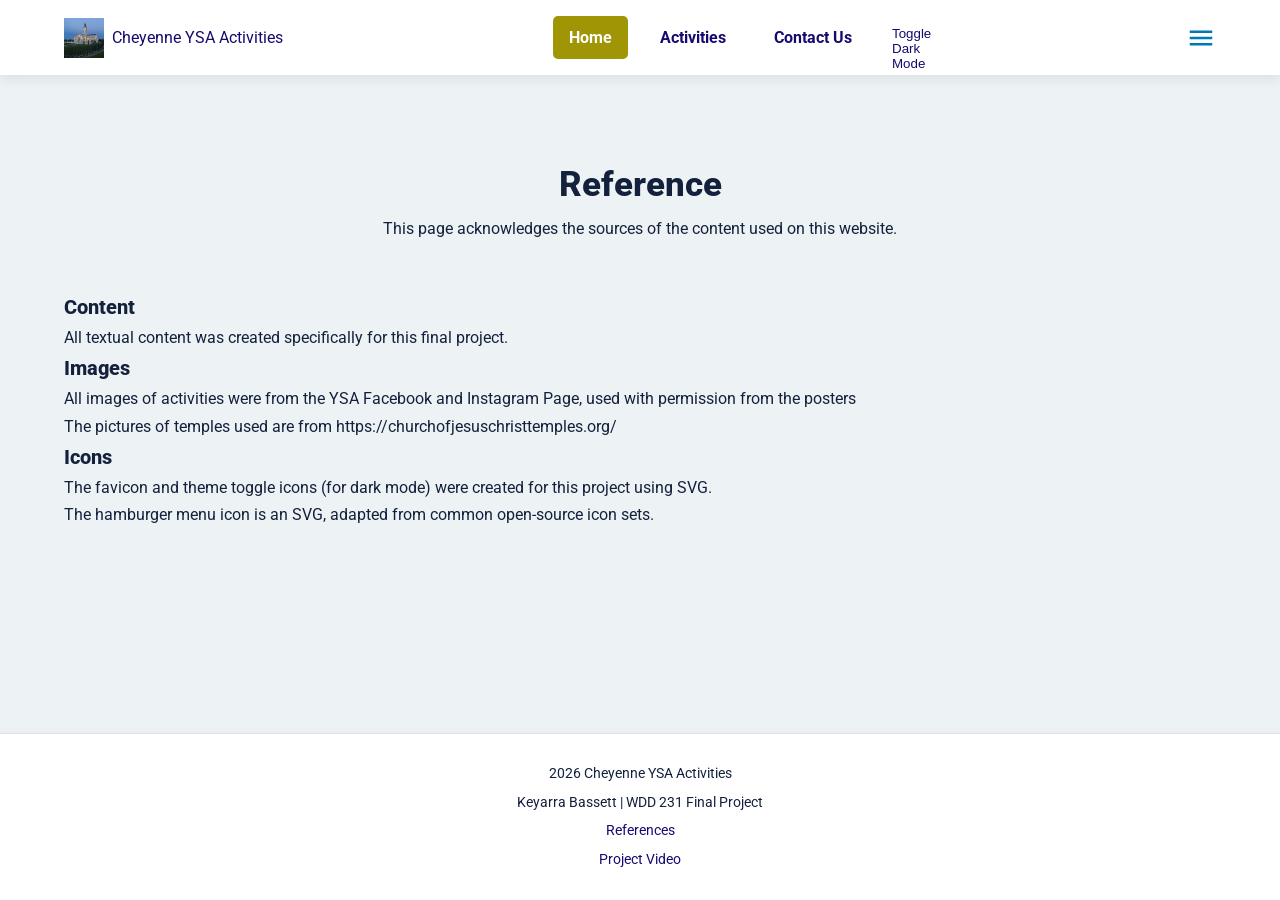
<file: final/references.html>
<!DOCTYPE html>
<html lang="en">
<head>
    <meta charset="UTF-8">
    <meta name="viewport" content="width=device-width, initial-scale=1.0">
    <title>Cheyenne YSA Activities | Activities </title>
    <meta name="description" content="Welcome to the Cheyenne YSA Activity page. Peruse the different activities we have had, and come join us for future activities.">
    <meta name="author" content="Keyarra Bassett">
    <meta property="og:title" content="Cheyenne YSA Activities Activities Page">
    <meta property="og:type" content="website">
    <meta property="og:description" content="Peruse the different activities the Cheyenne YSA is has had, join us for future activities!">
    <meta property="og:image" content="https://keykey-create.github.io/wdd231/final/images/fort-collins-temple.webp">
    <meta property="og:url" content="https://keykey-create.github.io/wdd231/final/activities.html">


    <link rel="icon" href="favicon.ico" sizes="48x48" type="image/ico">

    <link rel="preconnect" href="https://fonts.googleapis.com">
    <link rel="preconnect" href="https://fonts.gstatic.com" crossorigin>
    <link href="https://fonts.googleapis.com/css2?family=Roboto:wght@400;700&display=swap" rel="stylesheet"> 

    <link rel="stylesheet" href="styles/base.css">
    <link rel="stylesheet" href="styles/layout.css">
    <link rel="stylesheet" href="styles/components.css">
    <script src="scripts/main.js" type="module"></script>
</head>
<body>
    <header>
        <a href="index.html" class="logo">
            <img src="images/hero-fortcollins.webp" alt="Fort Collins ">
            <span>Cheyenne YSA Activities</span>
        </a>
        <div class="header-controls">
            <nav>
                <a href="index.html" class="active">Home</a>
                <a href="activities.html">Activities</a>
                <a href="donate.html">Contact Us</a>
            </nav>
            <button id="theme-toggle-button" aria-label="Toggle Dark Mode"></button>
        </div>
        <button id="menu-button" aria-label="Open Navigation Menu"></button>
    </header>

    <main class="references-content">
        <section class="page-intro">
            <h1>Reference</h1>
            <p>This page acknowledges the sources of the content used on this website.</p>
        </section>
        
        <section>
            <h3>Content</h3>
            <p>All textual content was created specifically for this final project.</p>
        </section>
        
        <section>
            <h3>Images</h3>
            <p>All images of activities were from the YSA Facebook and Instagram Page, used with permission from the posters</p>
            <p>The pictures of temples used are from https://churchofjesuschristtemples.org/</p>
        </section>
        
        <section>
            <h3>Icons</h3>
            <p>The favicon and theme toggle icons (for dark mode) were created for this project using SVG.</p>
            <p>The hamburger menu icon is an SVG, adapted from common open-source icon sets.</p>
        </section>
    </main>

    <footer>
        <p><span id="current-year"></span> Cheyenne YSA Activities</p>
        <p>Keyarra Bassett | WDD 231 Final Project</p>
        <p><a href="references.html">References</a></p>
        <p><a href="https://youtu.be/KwhPEEm6AL0" target="_blank">Project Video</a></p>
    </footer>
</body>
</html>
</file>
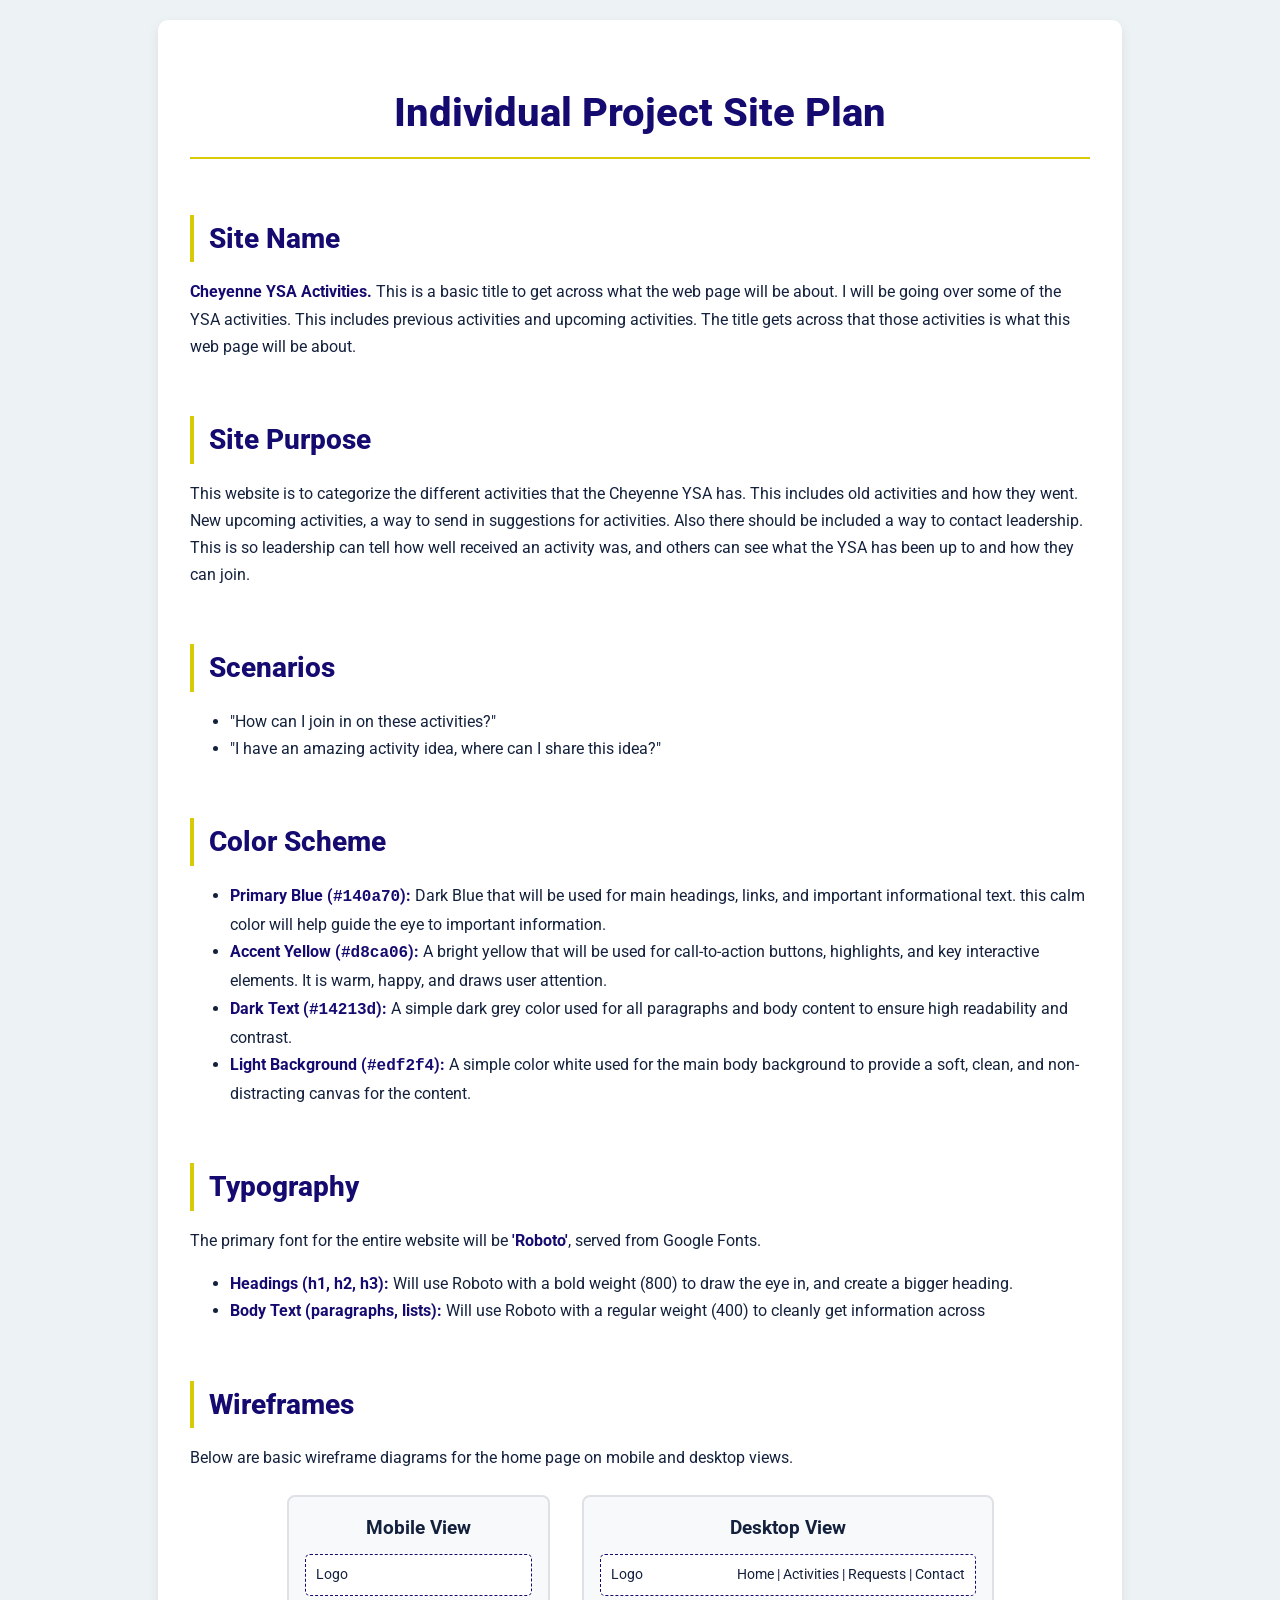
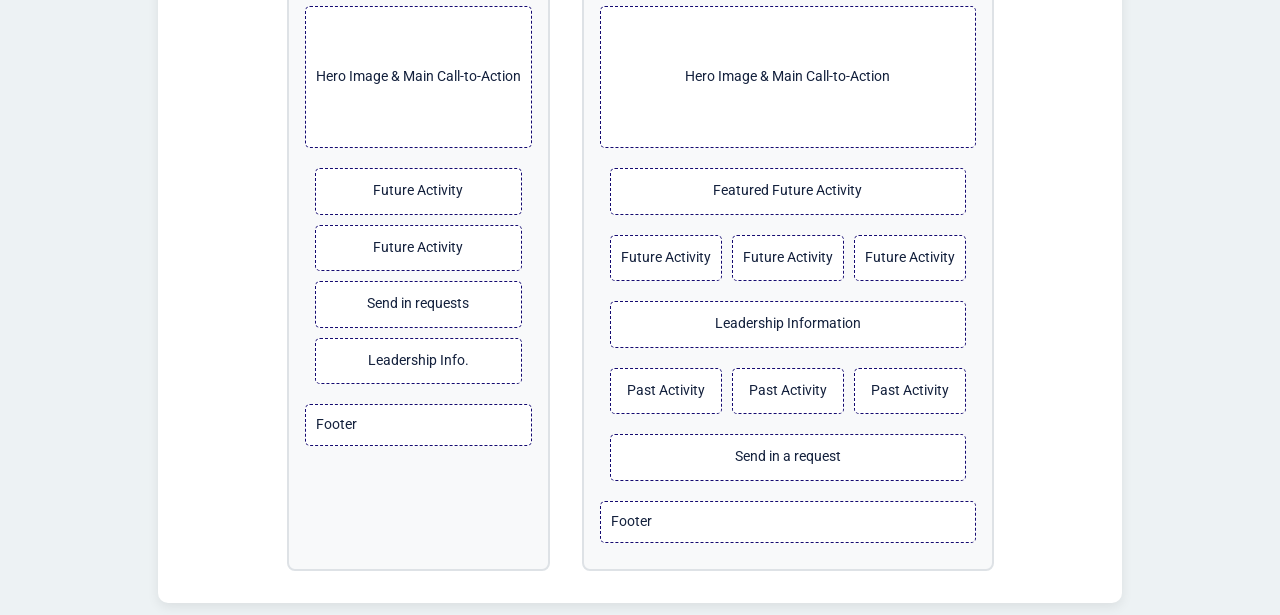
<file: final/site_plan.html>
<!DOCTYPE html>
<html lang="en">
<head>
    <meta charset="UTF-8">
    <meta name="viewport" content="width=device-width, initial-scale=1.0">
    <title>Cheyenne YSA Activities - Site Plan</title>
    
    <link rel="preconnect" href="https://fonts.googleapis.com">
    <link rel="preconnect" href="https://fonts.gstatic.com" crossorigin>
    <link href="https://fonts.googleapis.com/css2?family=Roboto:wght@400;700&display=swap" rel="stylesheet"> 

    <link rel="stylesheet" href="styles/site_plan.css">
</head>
<body>

    <div class="container">
        <header>
            <h1>Individual Project Site Plan</h1>
        </header>
        
        <main>
            <section id="site-name">
                <h2>Site Name</h2>
                <p>
                    <strong>Cheyenne YSA Activities.</strong> This is a basic title to get across what the web page will be about. I will be going over some of the YSA activities. This includes previous activities and upcoming activities. The title gets across that those activities is what this web page will be about.
                </p>
            </section>

            <section id="site-purpose">
                <h2>Site Purpose</h2>
                <p>
                    This website is to categorize the different activities that the Cheyenne YSA has. This includes old activities and how they went. New upcoming activities, a way to send in suggestions for activities. Also there should be included a way to contact leadership. This is so leadership can tell how well received an activity was, and others can see what the YSA has been up to and how they can join.
                </p>
            </section>

            <section id="scenarios">
                <h2>Scenarios</h2>
                <ul>
                    <li>"How can I join in on these activities?"</li>
                    <li>"I have an amazing activity idea, where can I share this idea?"</li>
                </ul>
            </section>

            <section id="color-scheme">
                <h2>Color Scheme</h2>
                <ul>
                    <li><strong>Primary Blue (<code>#140a70</code>):</strong> Dark Blue that will be used for main headings, links, and important informational text. this calm color will help guide the eye to important information.</li>
                    <li><strong>Accent Yellow (<code>#d8ca06</code>):</strong> A bright yellow that will be used for call-to-action buttons, highlights, and key interactive elements. It is warm, happy, and draws user attention.</li>
                    <li><strong>Dark Text (<code>#14213d</code>):</strong> A simple dark grey color used for all paragraphs and body content to ensure high readability and contrast.</li>
                    <li><strong>Light Background (<code>#edf2f4</code>):</strong> A simple color white used for the main body background to provide a soft, clean, and non-distracting canvas for the content.</li>
                </ul>
            </section>

            <section id="typography">
                <h2>Typography</h2>
                <p>
                    The primary font for the entire website will be <strong>'Roboto'</strong>, served from Google Fonts.
                </p>
                <ul>
                    <li><strong>Headings (h1, h2, h3):</strong> Will use Roboto with a bold weight (800) to draw the eye in, and create a bigger heading.</li>
                    <li><strong>Body Text (paragraphs, lists):</strong> Will use Roboto with a regular weight (400) to cleanly get information across</li>
                </ul>
            </section>

            <section id="wireframes">
                <h2>Wireframes</h2>
                <p>Below are basic wireframe diagrams for the home page on mobile and desktop views.</p>
                <div class="wireframes-container">
                    <div class="wireframe wireframe-mobile">
                        <h3>Mobile View</h3>
                        <div class="wireframe-header wireframe-content">
                            <span>Logo</span>
                        </div>
                        <div class="wireframe-hero wireframe-content">Hero Image & Main Call-to-Action</div>
                        <div class="wireframe-main">
                            <div class="wireframe-content">Future Activity</div>
                            <div class="wireframe-content">Future Activity</div>
                            <div class="wireframe-content">Send in requests</div>
                            <div class="wireframe-content">Leadership Info.</div>
                        </div>
                        <div class="wireframe-footer wireframe-content">Footer</div>
                    </div>

                    <div class="wireframe wireframe-desktop">
                        <h3>Desktop View</h3>
                         <div class="wireframe-header wireframe-content">
                            <span>Logo</span>
                            <span>Home | Activities | Requests | Contact</span>
                        </div>
                        <div class="wireframe-hero wireframe-content">Hero Image & Main Call-to-Action</div>
                        <div class="wireframe-main">
                            <div class="wireframe-content-span-3 wireframe-content">Featured Future Activity</div>
                            <div class="wireframe-content">Future Activity</div>
                            <div class="wireframe-content">Future Activity</div>
                            <div class="wireframe-content">Future Activity</div>
                            <div class="wireframe-content-span-3 wireframe-content">Leadership Information</div>
                            <div class="wireframe-content">Past Activity</div>
                            <div class="wireframe-content">Past Activity</div>
                            <div class="wireframe-content">Past Activity</div>
                            <div class="wireframe-content-span-3 wireframe-content">Send in a request</div>
                        </div>
                        <div class="wireframe-footer wireframe-content">Footer</div>
                    </div>
                </div>
            </section>
        </main>
    </div>

</body>
</html>
</file>
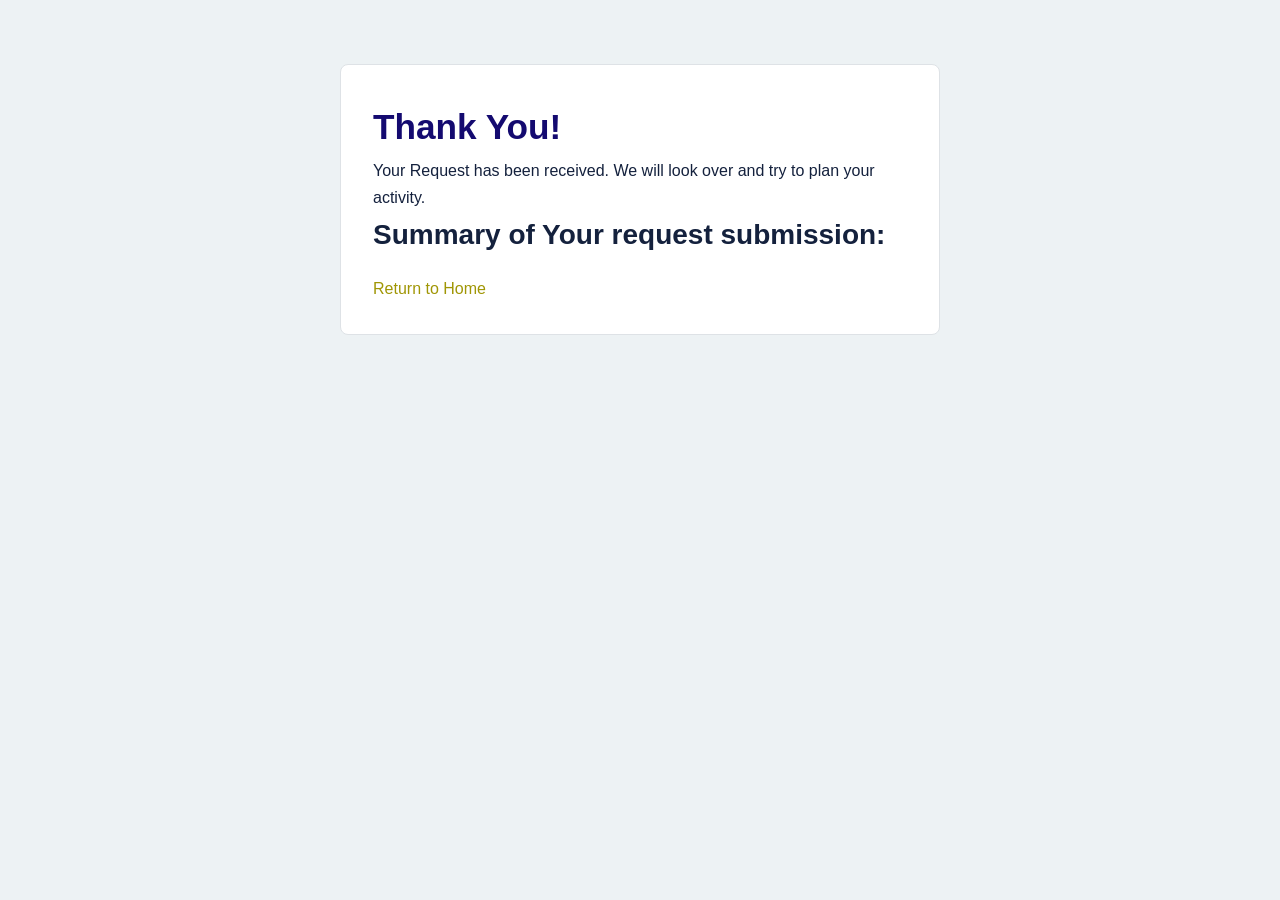
<file: final/submitted.html>
<!DOCTYPE html>
<html lang="en">
<head>
    <meta charset="UTF-8">
    <meta name="viewport" content="width=device-width, initial-scale=1.0">
    <title>Request Received! - Cheyenne YSA Activities</title>

    <link rel="icon" href="favicon.ico" sizes="48x48" type="image/ico">

    <link rel="stylesheet" href="styles/base.css">
    <style>
        body { padding: 2rem; font-family: var(--body-font); color: var(--text-color); background-color: var(--bg-color); }
        .receipt { max-width: 600px; margin: 2rem auto; border: 1px solid var(--border-color); padding: 2rem; background-color: var(--surface-color); border-radius: 8px; }
        h1 { color: var(--primary-color); }
        a { color: var(--accent-color); }
        pre { white-space: pre-wrap; word-wrap: break-word; }
    </style>
</head>
<body>
    <div class="receipt">
        <h1>Thank You!</h1>
        <p>Your Request has been received. We will look over and try to plan your activity.</p>
        <h2>Summary of Your request submission:</h2>
        <pre id="form-data"></pre>
        <a href="index.html">Return to Home</a>
    </div>

    <script>
        document.addEventListener('DOMContentLoaded', () => {
            const params = new URLSearchParams(window.location.search);
            const output = document.getElementById('form-data');
            let data = '';
            for (const [key, value] of params.entries()) {
                data += `${key.charAt(0).toUpperCase() + key.slice(1)}: ${value}\n`;
            }
            output.textContent = data;
        });
    </script>
</body>
</html>
</file>
<file: styles/small.css>
:root {

    /* CSS HEX */
    --true-green: rgb(50, 200, 4);
    --dark-green: rgb(9, 84, 36);
    --emerald-green: rgb(2, 48, 3);
    --almost-black-green: rgb(1, 32, 1);
    --mint-green-gray: rgb(125, 151, 139);
    --cool-gray: #979dacff;
    --white: rgb(255, 255, 255);

    /* Text Colors */
    /* Headlines on a white background */
    --headline-color-on-white: var(--almost-black-green);
    /* Headlines on a colored background */
    --headline-color-on-color: var(--white);
    /* Paragraph text on a white background */
    --paragraph-color-on-white: var(--secondary-color);
    /* Paragraph text on a colored background */
    --paragraph-color-on-color: var(--accent3-color);

    --paragraph-background-color: var(--white);

    /* Navigation Colors */
    --nav-link-color: var(--almost-black-green);
    --nav-background-color: var(--cool-gray);
    --nav-hover-link-color: var(--almost-black-green);
    --nav-hover-background-color: var(--true-green);

    --barlow-regular-font-family: "Barlow", sans-serif;
    --barlow-regular-font-weight: 400;
    --barlow-regular-font-style: normal;

    --lato-regular-font-family: "Lato", sans-serif;
    --lato-regular-font-weight: 400;
    --lato-regular-font-style: normal;

    --font-size-small: 16px;
    --font-size-base: 20px;
    --font-size-large: 24px;
}

h1,
h2,
h3,
h4,
h5,
li {
    font-family: var(--lato-regular-font-family);
}

p {
    font-family: var(--barlow-regular-font-family);
}

body {
    display: flex;
    flex-direction: column;
}

/*Header */
header,
footer {
    background-color: var(--emerald-green);
    color: var(--white);
}

header {
    display: flex;
    align-items: flex-start;
    justify-content: flex-start;
}



.avatar {
    width: 100px;
    height: auto;
    box-sizing: border-box;
    border: 2.5px var(--white) solid;
    margin: 1.5rem 0;
    border-radius: 10px;
    overflow: hidden;
    box-shadow: 0 5px 15px 0px rgba(0, 0, 0, 0.6);

}

header h1 {
    margin-left: 20px;
    font-size: var(--font-size-base);
    font-weight: bold;
}

/* mobile **************************/
/*Hamburger menu*/

#menu {
    display: block;
    font-size: 40px;
    text-decoration: none;
    padding: 8px 12px;
    background-color: var(--emerald-green);
    color: var(--white);
    font-family: Roboto, sans-serif;
    position: absolute;
    top: 1.6rem;
    right: 1.5rem;
    cursor: pointer;
    border: 0;
}

#menu::before {
    content: "≡";
}

nav {
    background-color: var(--dark-green);
}

nav ul {
    list-style-type: none;
    margin: 0;
    padding: 0;
}

nav li {
    display: none;
    border-bottom: 1px solid #555;
}

nav a {
    display: block;
    color: var(--white);
    text-align: center;
    padding: 8px 16px;
    text-decoration: none;
}

nav a:hover:not(.active) {
    background-color: var(--nav-hover-background-color);
    color: var(--nav-hover-link-color);
}

nav li:last-child {
    border-bottom: none;
}

nav a.active {
    background-color: #fef9d9;
    color: var(--almost-black-green);
}

.open li {
    display: block;
}

#menu.open::before {
    content: "X";
}
/*Content*******************/

.socialmedia{
    display: flex;
    justify-content: center
}

.socialmedia img {
    width: 100px;
    height: auto;
    justify-content: center;
}

main {
    display: grid;
    grid-template-columns: repeat(auto-fill, minmax(15em, 1fr));
    grid-gap: 1em;
    margin: 20px;
    flex: 1;
}

main section {
    border-radius: 5px;
    box-shadow: 6px 4px 8px;
    margin: 10px auto;
    background-color: var(--paragraph-background-color);
    width: fit-content;
    text-align: center;
}

section h2 {
    background-color: var(--almost-black-green);
    color: var(--headline-color-on-color);
    margin: 0;
    border-radius: 5px 5px 0 0;
    font-size: var(--font-size-base);
    padding: 10px 0;
}

section ul {
    padding: 0 40px;
    margin: 10px 0;
}

section li {
    text-align: left;
    font-size: var(--font-size-small);
}

picture {
    padding: 10px;
    max-width: 300px;
}

section img {
    height: auto;
    width: 80%;
    display: block;
    border-radius: 10px;
    margin: 0 auto;
}

section p {
    font-size: var(--font-size-small);
    margin: 0 0 10px 0;
}

.boxcertificate01 {
    display: flex;
    justify-content: center;
    flex-wrap: wrap;
    gap: 10px;
    margin: 20px 0;
}

.boxButton {
    padding-top: 10px;
}

.courseButton {
    flex: 1 1 100%;
    margin: 5px;
    display: inline-block;
    padding: 0.25rem 1rem;
    border-radius: 5rem;
    color: var(--white);
    text-transform: uppercase;
    font-size: 1rem;
    letter-spacing: 0.15rem;
    transition: all 0.3s;
    position: relative;
    overflow: hidden;
    z-index: 1;
}
.courseButton:after {
    content: "";
    position: absolute;
    bottom: 0;
    left: 0;
    width: 100%;
    height: 100%;
    background-color: var(--mint-green-gray);
    border-radius: 5rem;
    z-index: -2;
}
.courseButton:before {
    content: "";
    position: absolute;
    bottom: 0;
    left: 0;
    width: 0%;
    height: 100%;
    background-color: var(--white);
    transition: all 0.3s;
    border-radius: 5rem;
    z-index: -1;
}
.courseButton:hover {
    color: var(--almost-black-green);
}
.courseButton:hover:before {
    width: 100%;
}

.course {
    display: flex;
    align-items: center;
    justify-content: center;
    border: var(--almost-black-green) solid 2px;
    width: 80%;
    padding: 10px;
    border-radius: 5px;
    transition: all 0.3s;
    position: relative;
}

.course h3 {
    font-size: var(--font-size-small);
    margin: 0;
    padding: 0;
    transition: all 0.3s;
}
.courseNoComplete {
    background-color: var(--white);
    color: var(--almost-black-green);
}

.courseComplete {
    background-color: var(--dark-green);
    color: white;
}
.course::before {
    content: "";
    position: absolute;
    bottom: 0;
    left: 0;
    width: 100%;
    height: 100%;
    z-index: 1;
    opacity: 0;
    transition: all 0.3s;
    border-top-width: 1px;
    border-bottom-width: 1px;
    border-top-style: solid;
    border-bottom-style: solid;
    border-top-color: rgba(0, 18, 51, 0.468);
    border-bottom-color: rgba(0, 18, 51, 0.468);
    transform: scale(0.1, 1);
}
.course:hover h3 {
    letter-spacing: 2px;
}
.course:hover::before {
    opacity: 1;
    transform: scale(1, 1);
}
.course::after {
    content: "";
    position: absolute;
    bottom: 0;
    left: 0;
    width: 100%;
    height: 100%;
    z-index: 1;
    transition: all 0.5s;
    background-color: rgba(8, 118, 227, 0.1);
}
.course:hover::after {
    opacity: 0;
    transform: scale(0.1, 1);
}

dialog {
    border: 1px solid var(--almost-black-green);
    border-radius: 0.25rem;
    padding: 1rem;
    background-color: var(--paragraph-background-color);
    box-shadow: 0 0 3rem var(--almost-black-green);
    width: 90%;
    max-width: 600px;
}

::backdrop {
    background-color: rgba(0, 0, 0, 0.5);
}

dialog button {
    position: absolute;
    top: 23px;
    right: 23px;
    padding: 0.5rem 1rem;
    border: 1px solid var(--almost-black-green);
}

/*Footer */

footer {
    margin-top: auto;
}

footer p {
    margin: 0;
    text-align: center;
    padding: 10px;
}

@media (min-width: 480px) {
    nav ul {
        display: flex;
    }

    nav ul li {
        display: block;
        flex: 1 1 100%;
    }

    #menu {
        display: none;
    }

    main {
        max-width: 768px;
        display: flex;
        flex-direction: row;
        flex-wrap: wrap;
        gap: 1em;
        margin: 10px auto;
    }

    main p {
        font-size: var(--font-size-base);
    }

    section {
        flex-basis: 15em;
        flex-grow: 1;
    }

    .boxcertificate01 {
        width: 650px;
        margin: 20px auto;
        display: grid;
        grid-template-columns: repeat(auto-fill, minmax(12em, 1fr));
        grid-gap: 1em;
    }

    .course {
        padding: 10px;
    }
}
</file>
<file: styles/large.css>
/* For larger Views */
@media (min-width: 1024px) {
    main {
        width: 80%;
        max-width: 1200px;
    }

    
}
</file>
<file: final/styles/base.css>
/* Color and Font variables from the Site Plan */
:root {
    --primary-color: #140a70;
    --accent-color:#a09605;
    --text-color: #14213d;
    --bg-color: #edf2f4;
    --surface-color: #ffffff;
    --border-color: #dee2e6;
    --heading-font: 'Roboto', sans-serif;
    --body-font: 'Roboto', sans-serif;
    --shadow: 0 4px 12px rgba(0,0,0,0.08);
}

/* Dark Mode Theme */
.dark-mode {
    --primary-color: #48cae4;
    --accent-color: #d8ca06;
    --text-color: #edf2f4;
    --bg-color: #14213d;
    --surface-color: #003049;
    --border-color: #023e8a;
}

/* General Body Styling & Reset */
* {
    box-sizing: border-box;
    margin: 0;
    padding: 0;
}

body {
    font-family: var(--body-font);
    background-color: var(--bg-color);
    color: var(--text-color);
    line-height: 1.7;
    transition: background-color 0.3s, color 0.3s;
}

h1, h2, h3, h4, h5, h6 {
    font-family: var(--heading-font);
    font-weight: 800;
    color: var(--secondary-color);
}

h1 { font-size: 2.2rem; }
h2 { font-size: 1.75rem; margin-bottom: 1rem; }
h3 { font-size: 1.25rem; }

a {
    color: var(--primary-color);
    text-decoration: none;
}
a:hover {
    text-decoration: underline;
}

img {
    max-width: 100%;
    height: auto;
    display: block;
}
</file>
<file: final/styles/layout.css>
/* General Layout Structure */
body {
    display: flex;
    flex-direction: column;
    min-height: 100vh;
}
header, footer {
    padding: 1rem 5%;
    background-color: var(--surface-color);
    box-shadow: var(--shadow);
    transition: background-color 0.3s;
}
main {
    flex-grow: 1;
    padding: 2rem 5%;
}
header {
    display: flex;
    justify-content: space-between;
    align-items: center;
    position: relative;
}
.logo {
    display: flex;
    align-items: center;
    gap: 0.5rem;
    text-decoration: none;
    z-index: 1001;
}
.logo img { width: 40px; height: 40px; }
.logo h1 { font-size: 1.5rem; margin: 0; }
.header-controls {
    display: none;
}
.hero {
    background: linear-gradient(rgba(0,0,0,0.5), rgba(0,0,0,0.5)), url('https://churchofjesuschristtemples.org/assets/img/temples/fort-collins-colorado-temple/fort-collins-colorado-temple-50577-main.jpg') no-repeat center center/cover;
    color: white;
    padding: 4rem 2rem;
    text-align: center;
    border-radius: 8px;
}
.hero-text { max-width: 600px; margin: 0 auto; }
.weekly-activities, .featured-activities, .page-intro, .reference-content, .leadership {
    text-align: center;
    margin: 3rem auto;
    max-width: 900px;
}
.steps, .contact-them { display: flex; flex-direction: column; gap: 2rem; }
.activity-grid { display: grid; grid-template-columns: 1fr; gap: 1.5rem; }
footer {
    text-align: center;
    font-size: 0.9rem;
    border-top: 1px solid var(--border-color);
    margin-top: auto;
    padding: 1.5rem 5%;
}
footer p { margin: 0.25rem 0; }
@media (min-width: 768px) {
    #menu-button {
        display: none;
    }
    .header-controls {
        display: flex;
        align-items: center;
        gap: 1.5rem;
    }
    nav {
        display: flex;
        gap: 1rem;
    }
    nav a {
        padding: 0.5rem 1rem;
        border-radius: 5px;
        font-weight: 700;
        color: var(--primary-color);
    }
    nav a:hover, nav a.active {
        background-color: var(--accent-color);
        color: var(--surface-color);
        text-decoration: none;
    }
    .steps, .contact-them { flex-direction: row; justify-content: space-around; }
    .step, .contact { flex: 1; max-width: 300px; }
    .activity-grid { grid-template-columns: repeat(2, 1fr); }
}
@media (min-width: 1024px) {
    .activity-grid { grid-template-columns: repeat(3, 1fr); }
}
.mobile-nav-overlay {
    display: none;
    position: fixed;
    top: 0;
    left: 0;
    width: 100%;
    height: 100%;
    background-color: var(--surface-color);
    z-index: 1000;
    justify-content: center;
    align-items: center;
    flex-direction: column;
}
.mobile-nav-overlay.open {
    display: flex;
}
.mobile-nav-overlay nav {
    flex-direction: column;
    align-items: center;
}
.mobile-nav-overlay nav a {
    font-size: 1.8rem;
    margin: 1rem 0;
    color: var(--primary-color);
    font-weight: 700;
}
.mobile-nav-overlay #theme-toggle-button {
    margin-top: 2rem;
}
</file>
<file: final/styles/components.css>
/* Hamburger Menu Button */
#menu-button {
    display: block; /* Visible by default on mobile */
    background: none; border: none;
    width: 30px; height: 30px;
    cursor: pointer;
    background-image: url("data:image/svg+xml,%3Csvg xmlns='http://www.w3.org/2000/svg' viewBox='0 0 24 24' fill='%230077b6'%3E%3Cpath d='M3 6h18v2H3V6zm0 5h18v2H3v-2zm0 5h18v2H3v-2z'/%3E%3C/svg%3E");
    background-repeat: no-repeat;
    background-size: contain;
    z-index: 1001;
    transition: transform 0.3s ease;
}
#menu-button.open {
    transform: rotate(90deg);
}

/* Dark Mode Icon Button */
#theme-toggle-button {
    background: none; border: none; cursor: pointer;
    width: 24px; height: 24px;
    padding: 0;
    color: var(--primary-color);
}
#theme-toggle-button svg {
    width: 100%; height: 100%;
    fill: currentColor;
}

/* Call-to-Action Button */
.cta-button {
    display: inline-block;
    background-color: var(--accent-color); color: #fff;
    padding: 0.8rem 1.5rem; border-radius: 5px;
    font-weight: 700; text-decoration: none;
    margin-top: 1rem; border: none; cursor: pointer;
}
.cta-button:hover { opacity: 0.9; }

/* activity Card Styling */
.activity-card {
    background-color: var(--surface-color); border-radius: 8px;
    box-shadow: var(--shadow); overflow: hidden;
    cursor: pointer; transition: transform 0.2s, box-shadow 0.2s;
}
.activity-card:hover { transform: translateY(-5px); box-shadow: 0 8px 20px rgba(0,0,0,0.12); }
.activity-card img { width: 100%; height: 250px; object-fit: cover; }
.activity-card-info { padding: 1rem; text-align: left; }
.activity-card-info h3 { margin-bottom: 0.5rem; }

/* Modal Dialog */
#activity-modal {
    width: 90%; max-width: 600px;
    border: 1px solid var(--border-color); border-radius: 8px;
    padding: 2rem; background-color: var(--surface-color);
    box-shadow: 0 10px 30px rgba(0,0,0,0.2);
}
#activity-modal::backdrop { background-color: rgba(0, 0, 0, 0.6); }
#modal-content { display: grid; gap: 1rem; }
#modal-content img { width: 100%; max-height: 300px; object-fit: cover; border-radius: 5px; }
#modal-close-button {
    position: absolute; top: 10px; right: 10px;
    background: none; border: none;
    font-size: 1.5rem; cursor: pointer;
}

/* Form Styling */
.form-container {
    max-width: 700px; margin: 2rem auto;
    background-color: var(--surface-color); padding: 2rem;
    border-radius: 8px;
}
form fieldset { border: 1px solid var(--border-color); margin-bottom: 1.5rem; padding: 1rem; }
form label { display: block; margin-bottom: 0.5rem; }
form input[type="text"],
form input[type="email"],
form select,
form textarea {
    width: 100%; padding: 0.8rem;
    margin-bottom: 1rem; border: 1px solid var(--border-color);
    border-radius: 4px; background-color: var(--bg-color);
    color: var(--text-color);
}
.filter-controls { margin-bottom: 2rem; text-align: center; }

/* THIS IS THE FIX: Added styles for the loading-message class */
.loading-message {
    text-align: center;
    padding: 2rem;
    font-style: italic;
    color: var(--text-color);
}
</file>
<file: styles/prophets.css>
:root{
  --primary-color:#333333;
  --secondary-color: #000000;
  --third-color:#CCCCCC;  
  --fourth-color:#FFFFFF;
  --font-family: "Lobster", "Noto Sans";
  --main-bg-color: #ffffff;
  --main-text-color: #000000;
  --title-font: "Lobster", sans-serif;
  --h2-font: "Noto Sans", sans-serif;
}

body{
  font-family: "Lobster", "Noto Sans", sans-serif;
}

main {
  margin: 0 auto;
  max-width: 800px;
  padding: 20px;
  box-shadow: 0 4px 16px rgba(0,0,0,0.75); /* Add shadow */
  border: 2px solid #ccc;                   /* Add border */
  border-radius: 10px;                       /* Optional: rounded corners */
}

img{
  border-radius: 5%;
  box-shadow: 0 4px 16px rgba(0,0,0,1);
}

header{
  background-color: var(--main-bg-color);
  padding: 20px;
  text-align: center;
}

h1{
  color: var(--main-text-color);
}

h2{
  color: var(--primary-color);
  text-align: center;
}

p{
  font-family: var(--h2-font);
  color: var(--main-text-color);
  line-height: 1.6;
  text-align: center;
}
section{
  margin: 10px 0;
  
  background-color: var(--third-color);
  border-radius: 5%;
  padding: 10px;
}

/* Example grid container */
#cards {
  display: grid;
  grid-template-columns: repeat(auto-fit, minmax(300px, 1fr));
  gap: 1.5rem;
  justify-items: center; /* This centers the content (including images) horizontally */
  align-items: center;    /* This centers the content vertically (optional) */
}

/* Center images inside grid items */
#cards img {
  display: block;
  margin-left: auto;
  margin-right: auto;
  max-width: 340px; /* Set a max width for images */
  width: 100%;        /* Makes image responsive */
  height: auto;      /* Maintains aspect ratio */
}

footer{
  background-color: var(--main-bg-color);
  padding: 20px;
  text-align: center;
  color: var(--main-text-color);
}
</file>
<file: chamber/styles/style.css>
/* --- Root Variables --- */
:root {
    --primary-color: #44260d; /* Deep Brown */
    --secondary-color: #f0ad4e; /* Sandy Gold */
    --background-color: #f4f4f4; /* Light Gray */
    --text-color: #333333;
    --card-background: #ffffff;
    --footer-background: #412505;
    --light-text-color: #ffffff;
    --font-family: 'Poppins', sans-serif;
}

/* --- Base Styles --- */
*, *::before, *::after {
    box-sizing: border-box;
}

body {
    font-family: var(--font-family);
    background-color: var(--background-color);
    color: var(--text-color);
    line-height: 1.6;
    margin: 0;
}

.site-name {
    font-size: 1.5em;
    font-weight: bold;
    margin: 0;
}

img {
    max-width: 100%;
    height: auto;
    display: block;
}

/* --- Header & Navigation --- */
header {
    background-color: var(--primary-color);
    color: var(--light-text-color);
    padding: 1rem;
}

.header-content {
    display: flex;
    justify-content: space-between;
    align-items: center;
    max-width: 1200px;
    margin: 0 auto;
}

.logo {
    max-height: 50px;
}

#menu-button {
    font-size: 2rem;
    background: none;
    border: none;
    color: var(--light-text-color);
    cursor: pointer;
    display: block;
}

nav {
    max-width: 1200px;
    margin: 0 auto;
}

nav ul {
    list-style-type: none;
    padding: 0;
    margin: 0;
    display: none; 
    flex-direction: column;
}

nav ul.open {
    display: flex;
}

nav a {
    display: block;
    color: var(--light-text-color);
    text-decoration: none;
    padding: 0.8rem 0;
    text-align: center;
    transition: background-color 0.3s;
}

nav a:hover, nav a.active {
    background-color: var(--secondary-color);
    color: var(--primary-color);
}

/* --- Main Content --- */
main {
    padding: 1rem;
    max-width: 1200px;
    margin: 0 auto;
}

.directory-main h2 {
    text-align: center;
    color: var(--primary-color);
    margin-top: 0;
}

.view-toggle {
    text-align: center;
    margin-bottom: 1.5rem;
}

.view-toggle button {
    padding: 0.5rem 1rem;
    border: 1px solid var(--primary-color);
    background-color: transparent;
    color: var(--primary-color);
    cursor: pointer;
    font-size: 1rem;
    transition: background-color 0.3s, color 0.3s;
}

.view-toggle button.active {
    background-color: var(--primary-color);
    color: var(--light-text-color);
}

/* --- Members Container --- */
#members-container {
    transition: all 0.5s ease-in-out;
}

/* --- Grid View Styles --- */
.grid {
    display: grid;
    grid-template-columns: 1fr;
    gap: 1rem;
}

.grid section {
    background-color: var(--card-background);
    border: 1px solid #ddd;
    border-radius: 8px;
    padding: 1rem;
    text-align: center;
    box-shadow: 0 2px 5px rgba(0,0,0,0.1);
    display: flex;
    flex-direction: column;
    align-items: center;
}

.grid img {
    width: 150px;
    height: 100px;
    object-fit: contain;
    margin-bottom: 1rem;
}

.grid h3 {
    color: var(--primary-color);
    margin: 0.5rem 0;
}

.grid p, .grid a {
    font-size: 0.9rem;
    word-break: break-word;
}

/* --- List View Styles --- */
.list {
    display: flex;
    flex-direction: column;
    border: 1px solid #ddd;
    border-radius: 8px;
    overflow: hidden;
    box-shadow: 0 2px 5px rgba(0,0,0,0.1);
}

.list section {
    display: grid;
    grid-template-columns: 2fr 3fr 1.5fr;
    align-items: center;
    padding: 0.75rem;
    background-color: var(--card-background);
    border-bottom: 1px solid #ddd;
}

.list section:last-child {
    border-bottom: none;
}

.list section:nth-child(odd) {
    background-color: #e9f1f6;
}

.list img {
    display: none; /* Images are hidden in list view */
}

.list h3, .list p, .list a {
    margin: 0;
    padding: 0 0.5rem;
    font-size: 0.9rem;
    text-align: left;
    word-break: break-all;
}
.list h3 { font-weight: bold;}


/* --- Footer --- */
footer {
    background-color: var(--footer-background);
    color: var(--light-text-color);
    padding: 1rem;
    text-align: center;
    font-size: 0.9rem;
    margin-top: 2rem;
}
.footer-content {
    max-width: 1200px;
    margin: 0 auto;
}

/* --- Media Query for Larger Screens --- */
@media (min-width: 768px) {
    #menu-button {
        display: none;
    }

    nav ul {
        display: flex;
        flex-direction: row;
        justify-content: center;
    }

    nav a {
        padding: 0.5rem 1.5rem;
    }

    .grid {
        grid-template-columns: repeat(auto-fit, minmax(320px, 1fr));
    }

    .list section {
        grid-template-columns: 2fr 3fr 2fr 2fr;
    }
    .list p, .list a { font-size: 1rem; }
}

/* --- HOME PAGE STYLES --- */
.hero {
    position: relative;
    width: 100%;
}

.hero img {
    width: 100%;
    height: auto;
}

.cta-container {
    position: absolute;
    top: 75%;
    left: 50%;
    transform: translate(-50%, -50%);
}

.cta-button {
    background-color: var(--secondary-color);
    color: var(--primary-color);
    padding: 1rem 2rem;
    font-size: 1.2rem;
    font-weight: bold;
    text-decoration: none;
    border-radius: 8px;
    box-shadow: 0 4px 8px rgba(0,0,0,0.3);
    transition: all 0.3s ease;
}

.cta-button:hover {
    background-color: var(--primary-color);
    color: var(--light-text-color);
    transform: scale(1.05);
}

.home-grid {
    display: grid;
    grid-template-columns: 1fr;
    gap: 1rem;
    margin-top: 1rem;
}

.events-card, .weather-card {
    background-color: var(--card-background);
    padding: 1rem;
    border-radius: 8px;
    box-shadow: 0 2px 5px rgba(0,0,0,0.1);
}

.current-weather {
    display: flex;
    align-items: center;
    justify-content: center;
    gap: 1rem;
    font-size: 1.2rem;
    font-weight: bold;
}

#forecast-container {
    display: flex;
    justify-content: space-around;
    text-align: center;
}

.forecast-day {
    padding: 0.5rem;
}

.spotlights {
    margin-top: 1rem;
    background-color: #e9f1f6;
    padding: 1rem;
    border-radius: 8px;
}

.spotlights-grid {
    display: grid;
    grid-template-columns: 1fr;
    gap: 1rem;
}

.spotlight-card {
    background-color: var(--card-background);
    padding: 1rem;
    text-align: center;
    border: 1px solid #ddd;
    border-radius: 8px;
    display: flex;
    flex-direction: column;
    align-items: center;
}
/* Responsive layout for home page grid */
@media (min-width: 768px) {
    .home-grid {
        grid-template-columns: 2fr 1fr;
    }

    .spotlights-grid {
        grid-template-columns: repeat(auto-fit, minmax(250px, 1fr));
    }
}

/* Also add this rule for better spacing around the image */
.spotlight-card img {
    margin-bottom: 1rem;
}

/* --- UTILITY CLASSES --- */
.visually-hidden {
    position: absolute;
    width: 1px;
    height: 1px;
    margin: -1px;
    padding: 0;
    overflow: hidden;
    clip: rect(0, 0, 0, 0);
    border: 0;
}

/* --- JOIN PAGE STYLES --- */
.join-main h1 {
    text-align: center;
}

.join-grid {
    display: grid;
    grid-template-columns: 1fr;
    gap: 2rem;
}

.join-form fieldset {
    border: 1px solid #ccc;
    border-radius: 8px;
    margin-bottom: 1rem;
    padding: 1rem;
}

.join-form legend {
    font-weight: bold;
    color: var(--primary-color);
    padding: 0 0.5rem;
}

.join-form label {
    display: block;
    margin-bottom: 1rem;
}

.join-form input[type="text"],
.join-form input[type="email"],
.join-form input[type="tel"],
.join-form textarea {
    display: block;
    width: 100%;
    padding: 0.75rem;
    border: 1px solid #ccc;
    border-radius: 4px;
    font-size: 1rem;
}

.join-form textarea {
    height: 100px;
    resize: vertical;
}

.membership-options label {
    margin-bottom: 0.5rem;
}

.submit-btn {
    background-color: var(--primary-color);
    color: var(--light-text-color);
    border: none;
    padding: 1rem 2rem;
    font-size: 1.2rem;
    border-radius: 8px;
    cursor: pointer;
    width: 100%;
}

/* Membership cards and animation */
@keyframes fadeIn {
    from { opacity: 0; transform: translateY(20px); }
    to { opacity: 1; transform: translateY(0); }
}

.membership-card {
    background-color: var(--card-background);
    border: 1px solid #ddd;
    border-radius: 8px;
    padding: 1rem;
    margin-bottom: 1rem;
    box-shadow: 0 2px 5px rgba(0,0,0,0.1);
    opacity: 0; /* Start hidden for animation */
    animation: fadeIn 0.5s ease-out forwards;
}
#np-card { animation-delay: 0.1s; }
#bronze-card { animation-delay: 0.2s; }
#silver-card { animation-delay: 0.3s; }
#gold-card { animation-delay: 0.4s; }

/* Modals */
dialog {
    width: 80%;
    max-width: 500px;
    border: 1px solid #ccc;
    border-radius: 8px;
    padding: 2rem;
    box-shadow: 0 4px 15px rgba(0,0,0,0.2);
}

dialog::backdrop {
    background-color: rgba(0, 0, 0, 0.5);
}

.modal-close {
    position: absolute;
    top: 10px;
    right: 10px;
    background: none;
    border: none;
    font-size: 1.5rem;
    cursor: pointer;
}


/* --- THANK YOU PAGE STYLES --- */
.thankyou-main {
    text-align: center;
    padding: 2rem;
}

.summary {
    background-color: var(--card-background);
    border: 1px solid #ddd;
    border-radius: 8px;
    padding: 1rem;
    margin-top: 2rem;
    text-align: left;
    max-width: 600px;
    margin-left: auto;
    margin-right: auto;
}

/* Responsive layout for Join page */
@media (min-width: 900px) {
    .join-grid {
        grid-template-columns: 2fr 1fr;
    }
}

/* --- DISCOVER PAGE STYLES --- */
.discover-main h1 {
    text-align: center;
}

.visit-message {
    text-align: center;
    background-color: var(--secondary-color);
    color: var(--primary-color);
    padding: 0.5rem;
    border-radius: 8px;
    margin-bottom: 1.5rem;
    font-weight: bold;
}

.discover-grid {
    display: grid;
    gap: 1rem;
}

.attraction-card {
    background-color: var(--card-background);
    border: 1px solid #ddd;
    border-radius: 8px;
    overflow: hidden;
    box-shadow: 0 2px 5px rgba(0,0,0,0.1);
    display: flex;
    flex-direction: column;
}

.attraction-card figure {
    margin: 0;
}

.attraction-card img {
    width: 100%;
    height: 200px;
    object-fit: cover;
    transition: transform 0.3s ease, filter 0.3s ease;
}

.card-content {
    padding: 1rem;
    flex-grow: 1;
    display: flex;
    flex-direction: column;
}

.card-content h2 {
    margin-top: 0;
    color: var(--primary-color);
}

.card-content address {
    font-style: italic;
    color: #555;
    margin-bottom: 0.5rem;
}

.card-content button {
    margin-top: auto; /* Pushes button to the bottom */
    background-color: var(--primary-color);
    color: white;
    border: none;
    padding: 0.75rem;
    border-radius: 4px;
    cursor: pointer;
}


/* --- GRID TEMPLATE AREAS --- */

/* Small Screens (320px - 640px) */
@media (max-width: 640px) {
    .discover-grid {
        grid-template-columns: 1fr;
    }
}

/* Medium Screens (641px - 1024px) */
@media (min-width: 641px) {
    .discover-grid {
        grid-template-columns: repeat(2, 1fr);
        grid-template-areas:
            "att1 att2"
            "att3 att3"
            "att4 att5"
            "att6 att7"
            "att8 att8";
    }
    #attraction-3, #attraction-8 { grid-area: att3; }
    /* Other cards will auto-fill the remaining areas */

    /* Image hover effect for medium screens and up */
    .attraction-card:hover img {
        transform: scale(1.05);
        filter: brightness(1.1);
    }
}

/* Large Screens (1025px and above) */
@media (min-width: 1025px) {
    .discover-grid {
        grid-template-columns: repeat(3, 1fr);
        grid-template-areas:
            "att1 att1 att2"
            "att3 att4 att2"
            "att5 att6 att7"
            "att5 att8 att8";
    }
    #attraction-1 { grid-area: att1; }
    #attraction-2 { grid-area: att2; }
    #attraction-5 { grid-area: att5; }
    #attraction-8 { grid-area: att8; }
}
</file>
<file: final/styles/site_plan.css>
/* Color and Font variables based on the scheme */
:root {
    --primary-color: #140a70; /* a calming deep blue */
    --accent-color: #d8ca06; /* A friendly, warm yellow */
    --text-color: #14213d; /* Dark, readable text color */
    --bg-color: #edf2f4; /* Soft, light grey background */
    --container-bg: #ffffff; /* White for content containers */
    --border-color: #dee2e6; /* Light border color */
    
    --main-font: 'Roboto', sans-serif;
}

/* General Body Styling */
body {
    font-family: var(--main-font);
    background-color: var(--bg-color);
    color: var(--text-color);
    line-height: 1.7;
    margin: 0;
    padding: 20px;
}

/* Main Container */
.container {
    max-width: 900px;
    margin: 0 auto;
    background-color: var(--container-bg);
    padding: 2rem;
    border-radius: 10px;
    box-shadow: 0 4px 12px rgba(0,0,0,0.08);
}

/* Typography */
h1, h2, h3 {
    font-weight: 800;
    color: var(--primary-color);
    margin-bottom: 0.5em;
}

h1 {
    font-size: 2.5rem;
    text-align: center;
    border-bottom: 2px solid var(--accent-color);
    padding-bottom: 10px;
    margin-bottom: 1em;
}

h2 {
    font-size: 1.75rem;
    border-left: 4px solid var(--accent-color);
    padding-left: 15px;
    margin-top: 2em;
}

p, li {
    font-size: 1rem;
    font-weight: 400;
}

strong {
    font-weight: 700;
    color: var(--primary-color);
}

/* Wireframes Section */
.wireframes-container {
    display: flex;
    flex-wrap: wrap;
    gap: 2rem;
    margin-top: 1.5rem;
    justify-content: center;
}

.wireframe {
    border: 2px solid var(--border-color);
    padding: 1rem;
    border-radius: 8px;
    background-color: #f8f9fa;
}

.wireframe h3 {
    text-align: center;
    margin-top: 0;
    color: var(--text-color);
    font-weight: 700;
}

.wireframe-content {
    border: 1px dashed var(--primary-color);
    background-color: var(--container-bg);
    padding: 10px;
    font-size: 0.9rem;
    text-align: center;
    margin-bottom: 10px;
    border-radius: 5px;
}

.wireframe-header, .wireframe-footer {
    height: 40px;
    display: flex;
    align-items: center;
    justify-content: space-between;
    padding: 0 10px;
}

.wireframe-hero {
    height: 120px;
    display: flex;
    align-items: center;
    justify-content: center;
}

.wireframe-main {
    padding: 10px;
}

/* Desktop Wireframe Specifics */
.wireframe-desktop .wireframe-main {
    display: grid;
    grid-template-columns: repeat(3, 1fr);
    gap: 10px;
}

.wireframe-desktop .wireframe-content-span-3 {
    grid-column: span 3;
}
</file>
